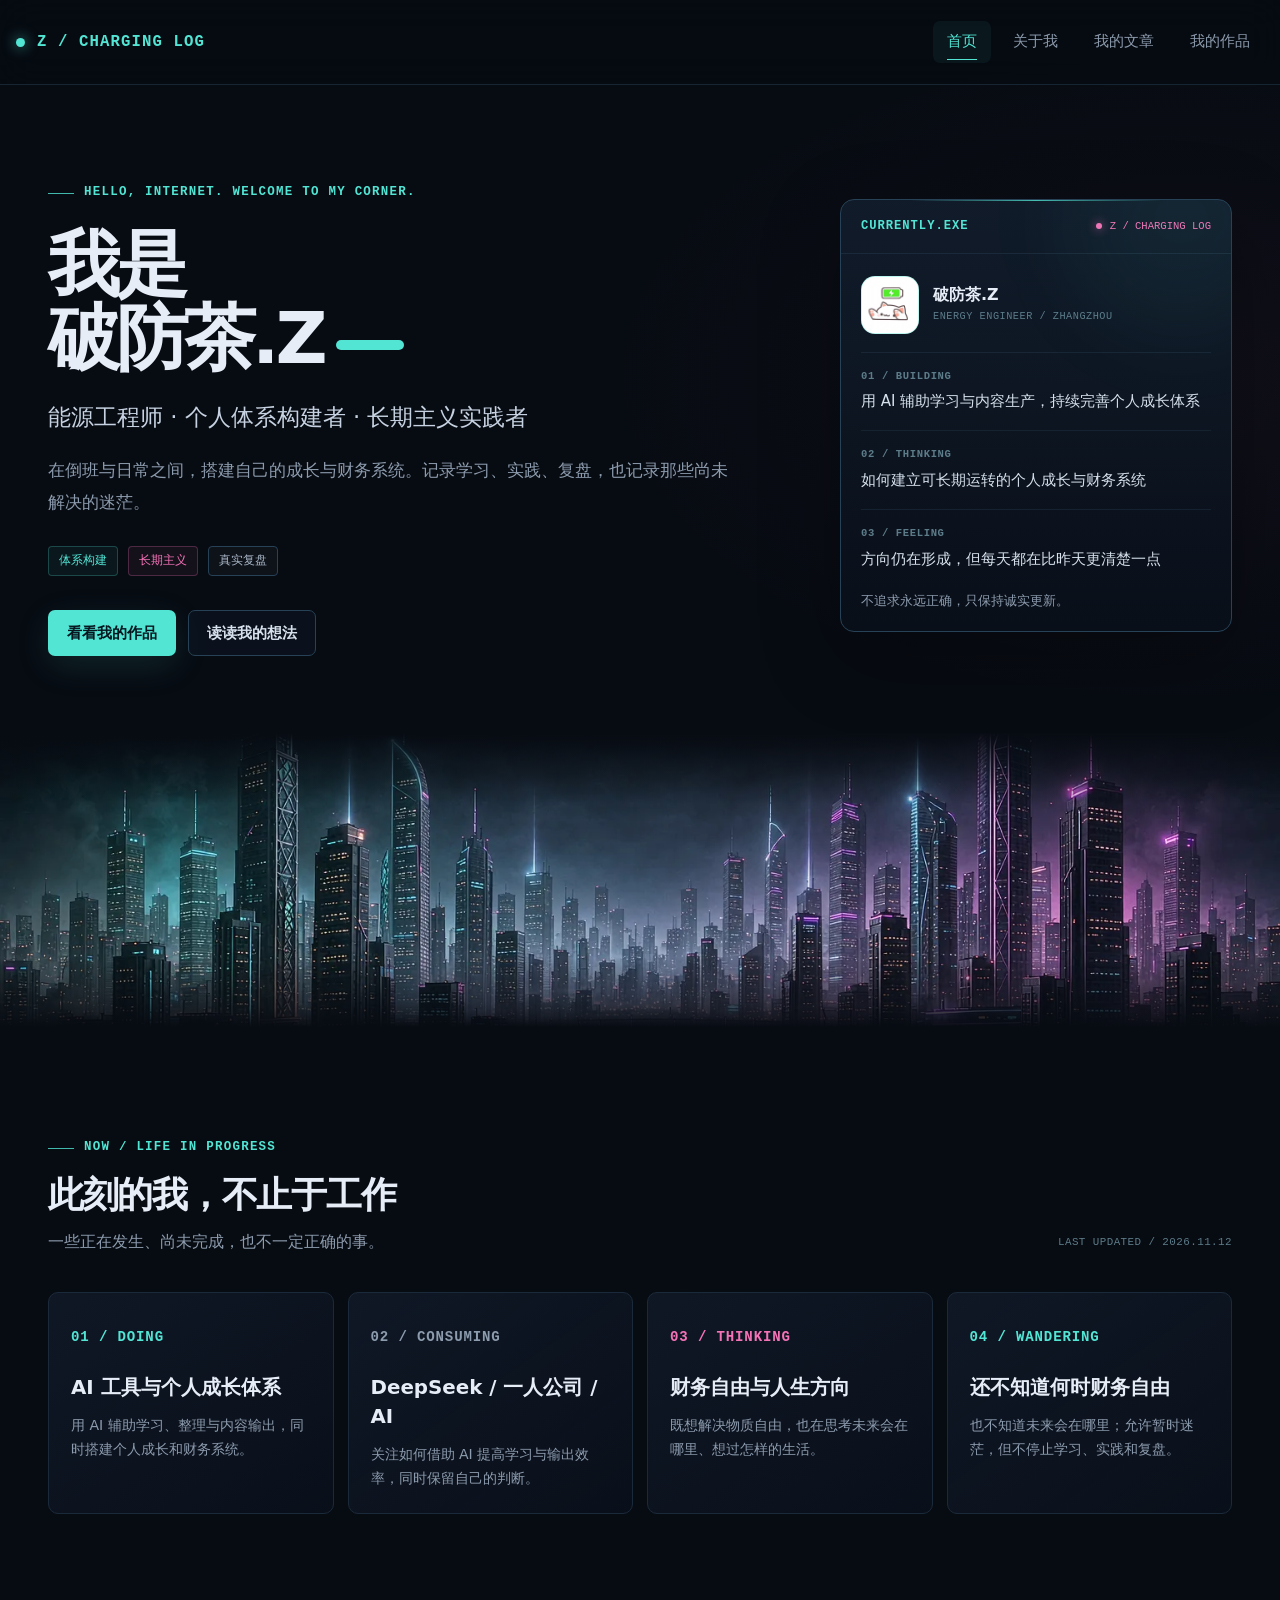
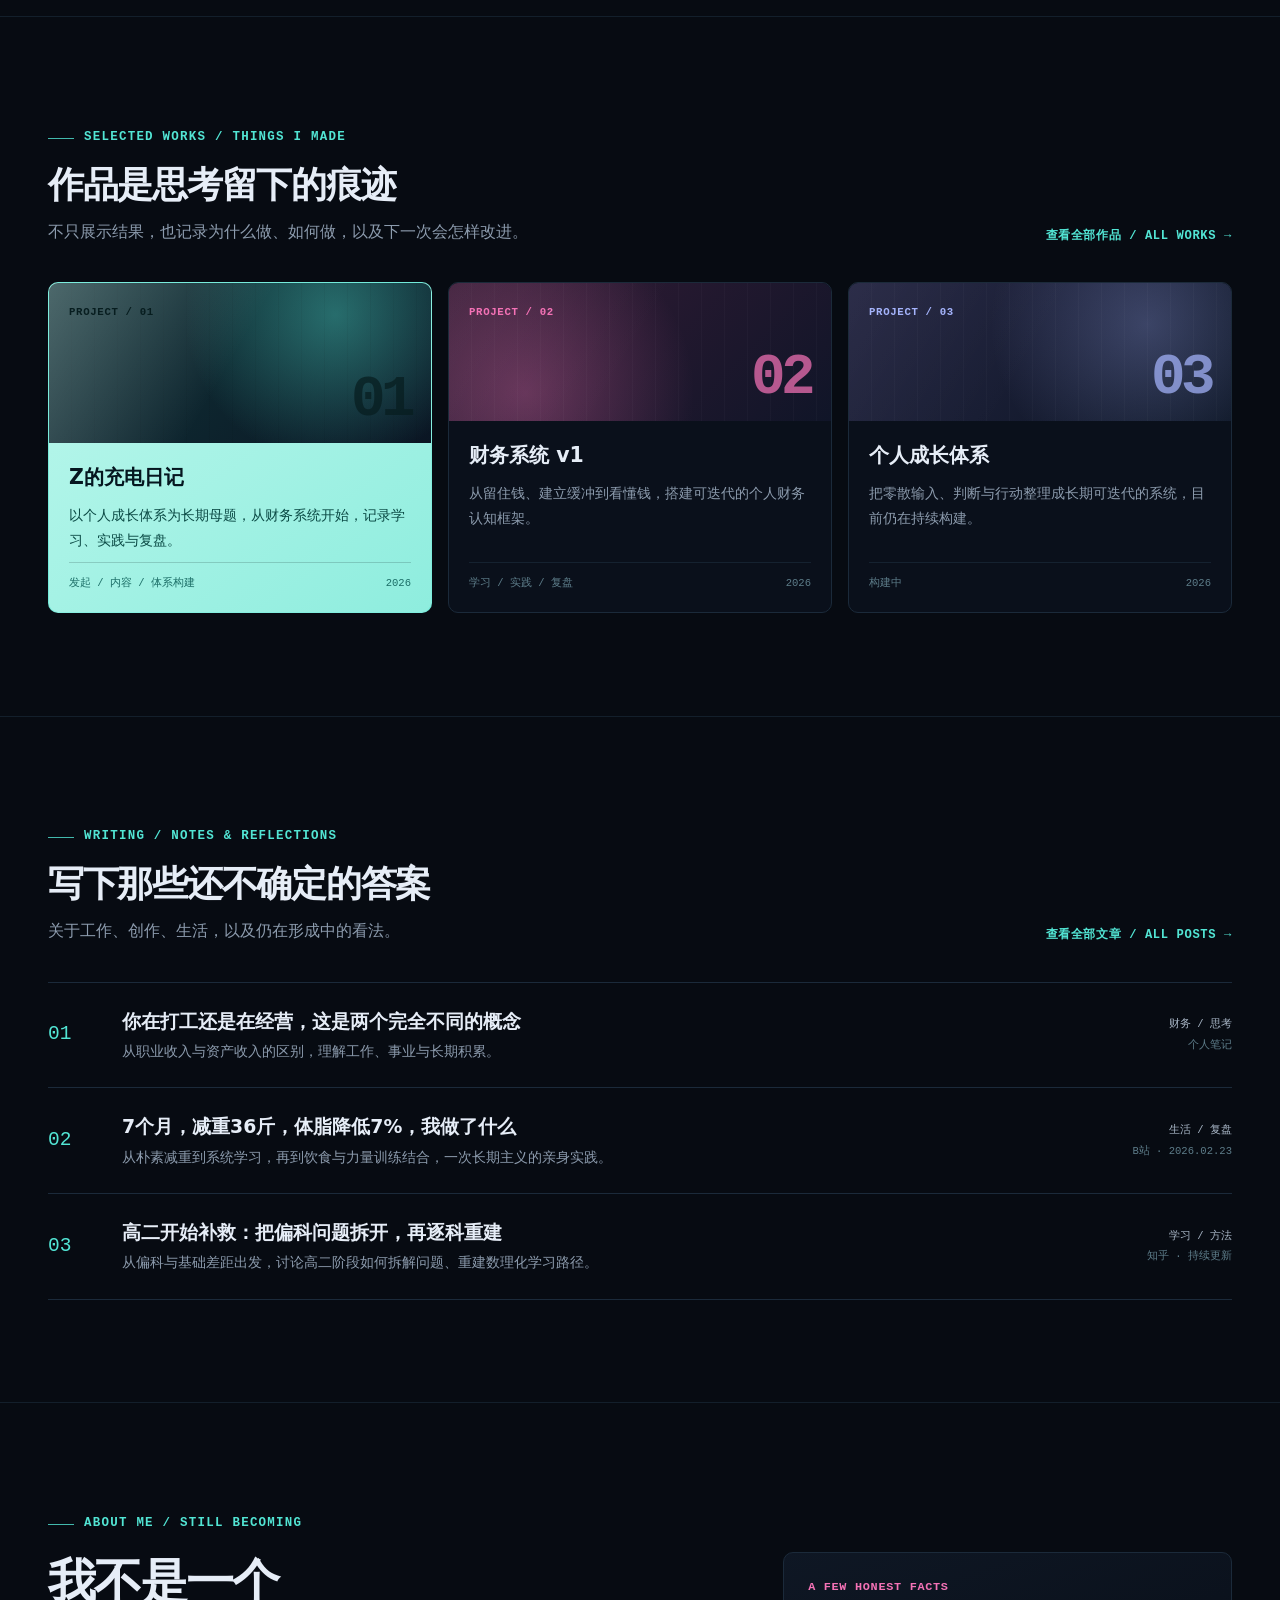
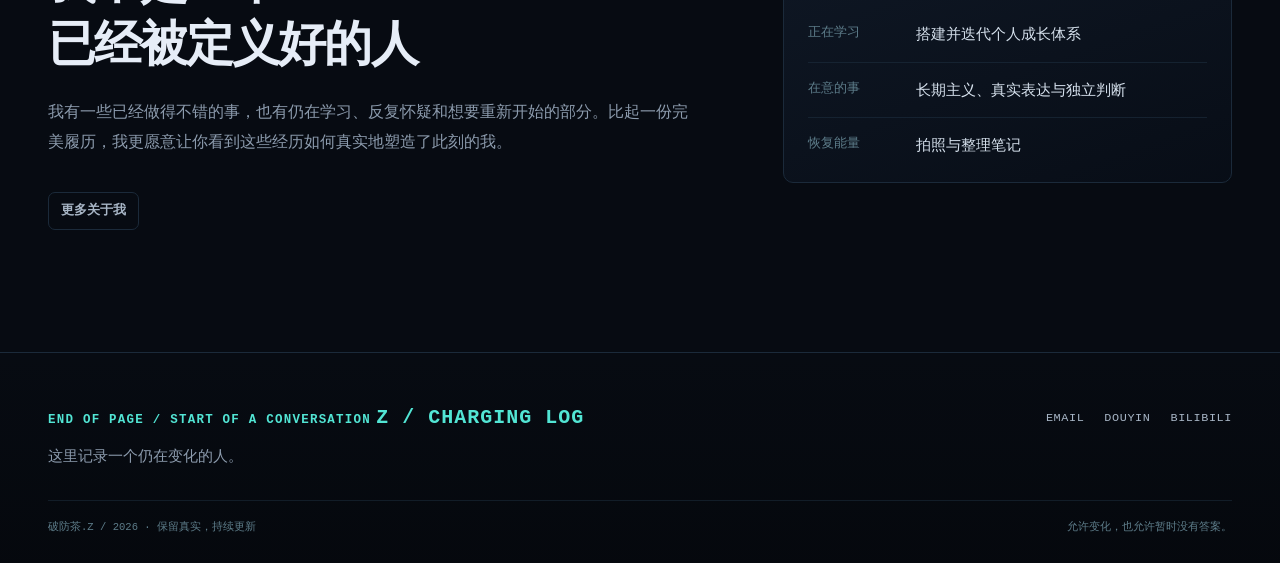
<file: index.html>
<!doctype html>
<html lang="zh-CN">
<head>
  <meta charset="utf-8">
  <meta name="viewport" content="width=device-width, initial-scale=1">
  <title>破防茶.Z · 能源工程师 / 个人体系构建者</title>
  <meta name="description" content="破防茶.Z 的个人网站。能源工程师，在倒班与日常之间搭建自己的成长与财务系统，记录 AI 实践、财务复盘、作品与尚未解决的迷茫。">
  <meta name="theme-color" content="#070b12">
  <meta property="og:type" content="website">
  <meta property="og:title" content="破防茶.Z · 记录一个正在变化的人">
  <meta property="og:description" content="能源工程师 · 个人体系构建者 · 长期主义实践者。记录学习、实践与复盘。">
  <meta property="og:url" content="https://concealedx.github.io/pofangcha-site/">
  <meta property="og:image" content="https://concealedx.github.io/pofangcha-site/assets/images/city.jpg">
  <meta name="twitter:card" content="summary_large_image">
  <link rel="canonical" href="https://concealedx.github.io/pofangcha-site/">
  <link rel="icon" type="image/png" href="assets/images/favicon.png">
  <link rel="apple-touch-icon" href="assets/images/favicon.png">
  <link rel="preload" as="image" href="assets/images/city.webp" type="image/webp">
  <link rel="stylesheet" href="assets/css/styles.css">
  <script type="application/ld+json">
    {
      "@context": "https://schema.org",
      "@type": "Person",
      "name": "破防茶.Z",
      "url": "https://concealedx.github.io/pofangcha-site/",
      "jobTitle": "能源工程师",
      "description": "能源工程师、个人体系构建者、长期主义实践者。",
      "knowsAbout": ["个人成长体系", "财务系统", "AI 工作流", "摄影"],
      "sameAs": [
        "https://space.bilibili.com/477656345",
        "https://www.douyin.com/user/MS4wLjABAAAARsKHxCiokW7go4h_4yL8OeoObOVve43-YIZMQt8ah6CPb5tMn_4T-Ae6JYR8bgQL"
      ]
    }
  </script>
  <script src="assets/js/main.js" defer></script>
</head>
<body>
  <a class="skip-link" href="#main">跳到正文</a>

  <header class="site-header">
    <div class="header-inner">
      <a class="brand" href="index.html" aria-label="破防茶.Z 首页">Z / CHARGING LOG</a>
      <button class="nav-toggle" type="button" data-nav-toggle aria-expanded="false" aria-controls="site-nav">
        <span class="nav-toggle-lines" aria-hidden="true"><span></span><span></span><span></span></span>
        <span class="sr-only">打开菜单</span>
      </button>
      <nav class="site-nav" id="site-nav" data-site-nav aria-label="主导航">
        <a href="index.html" aria-current="page">首页</a>
        <a href="about.html">关于我</a>
        <a href="articles.html">我的文章</a>
        <a href="works.html">我的作品</a>
      </nav>
    </div>
  </header>

  <main id="main">
    <section class="hero">
      <div class="container hero-grid">
        <div class="hero-copy reveal">
          <p class="eyebrow">HELLO, INTERNET. WELCOME TO MY CORNER.</p>
          <h1>我是<br>破防茶.Z<span class="accent" aria-hidden="true"></span></h1>
          <p class="hero-role">能源工程师 · 个人体系构建者 · 长期主义实践者</p>
          <p class="hero-lead">在倒班与日常之间，搭建自己的成长与财务系统。记录学习、实践、复盘，也记录那些尚未解决的迷茫。</p>
          <div class="tag-row" aria-label="个人标签">
            <span class="tag">体系构建</span>
            <span class="tag tag--magenta">长期主义</span>
            <span class="tag tag--neutral">真实复盘</span>
          </div>
          <div class="hero-actions">
            <a class="btn btn--primary" href="works.html">看看我的作品</a>
            <a class="btn btn--ghost" href="articles.html">读读我的想法</a>
          </div>
        </div>

        <aside class="terminal-card reveal" aria-label="当前状态">
          <div class="terminal-top">
            <span class="terminal-title">CURRENTLY.EXE</span>
            <span class="terminal-id"><span class="status-dot" aria-hidden="true"></span>Z / CHARGING LOG</span>
          </div>
          <div class="terminal-body">
            <div class="terminal-identity">
              <img class="avatar" src="assets/images/avatar.webp" width="58" height="58" alt="破防茶.Z 的电池猫头像">
              <div>
                <strong>破防茶.Z</strong>
                <span>ENERGY ENGINEER / ZHANGZHOU</span>
              </div>
            </div>
            <dl class="terminal-list">
              <div class="terminal-item">
                <dt>01 / BUILDING</dt>
                <dd>用 AI 辅助学习与内容生产，持续完善个人成长体系</dd>
              </div>
              <div class="terminal-item">
                <dt>02 / THINKING</dt>
                <dd>如何建立可长期运转的个人成长与财务系统</dd>
              </div>
              <div class="terminal-item">
                <dt>03 / FEELING</dt>
                <dd>方向仍在形成，但每天都在比昨天更清楚一点</dd>
              </div>
            </dl>
            <p class="terminal-note">不追求永远正确，只保持诚实更新。</p>
          </div>
        </aside>
      </div>
    </section>

    <figure class="city-band">
      <picture>
        <source srcset="assets/images/city.webp" type="image/webp">
        <img src="assets/images/city.jpg" width="1536" height="952" alt="夜色中的漳州城市天际线与桥梁" fetchpriority="high">
      </picture>
      <figcaption class="sr-only">漳州城市夜景，作为首页的独立视觉带。</figcaption>
    </figure>

    <section class="section" aria-labelledby="now-title">
      <div class="container">
        <div class="section-heading reveal">
          <div>
            <p class="eyebrow">NOW / LIFE IN PROGRESS</p>
            <h2 id="now-title">此刻的我，不止于工作</h2>
            <p>一些正在发生、尚未完成，也不一定正确的事。</p>
          </div>
          <span class="section-heading__meta">LAST UPDATED / 2026.11.12</span>
        </div>

        <div class="now-grid">
          <article class="now-card reveal">
            <p class="now-card__label">01 / DOING</p>
            <h3>AI 工具与个人成长体系</h3>
            <p>用 AI 辅助学习、整理与内容输出，同时搭建个人成长和财务系统。</p>
          </article>
          <article class="now-card reveal">
            <p class="now-card__label">02 / CONSUMING</p>
            <h3>DeepSeek / 一人公司 / AI</h3>
            <p>关注如何借助 AI 提高学习与输出效率，同时保留自己的判断。</p>
          </article>
          <article class="now-card reveal">
            <p class="now-card__label">03 / THINKING</p>
            <h3>财务自由与人生方向</h3>
            <p>既想解决物质自由，也在思考未来会在哪里、想过怎样的生活。</p>
          </article>
          <article class="now-card reveal">
            <p class="now-card__label">04 / WANDERING</p>
            <h3>还不知道何时财务自由</h3>
            <p>也不知道未来会在哪里；允许暂时迷茫，但不停止学习、实践和复盘。</p>
          </article>
        </div>
      </div>
    </section>

    <section class="section section--rule" aria-labelledby="works-title">
      <div class="container">
        <div class="section-heading reveal">
          <div>
            <p class="eyebrow">SELECTED WORKS / THINGS I MADE</p>
            <h2 id="works-title">作品是思考留下的痕迹</h2>
            <p>不只展示结果，也记录为什么做、如何做，以及下一次会怎样改进。</p>
          </div>
          <a class="text-link" href="works.html">查看全部作品 / ALL WORKS</a>
        </div>

        <div class="card-grid">
          <a class="project-card project-card--featured reveal" href="works.html#project-z">
            <div class="project-card__cover cover--cyan">
              <span class="project-card__code">PROJECT / 01</span>
              <span class="project-card__number" aria-hidden="true">01</span>
            </div>
            <div class="project-card__body">
              <h3 class="project-card__title">Z的充电日记</h3>
              <p class="project-card__desc">以个人成长体系为长期母题，从财务系统开始，记录学习、实践与复盘。</p>
              <div class="project-card__meta"><span>发起 / 内容 / 体系构建</span><span>2026</span></div>
            </div>
          </a>

          <a class="project-card reveal" href="works.html#project-finance">
            <div class="project-card__cover cover--magenta">
              <span class="project-card__code">PROJECT / 02</span>
              <span class="project-card__number" aria-hidden="true">02</span>
            </div>
            <div class="project-card__body">
              <h3 class="project-card__title">财务系统 v1</h3>
              <p class="project-card__desc">从留住钱、建立缓冲到看懂钱，搭建可迭代的个人财务认知框架。</p>
              <div class="project-card__meta"><span>学习 / 实践 / 复盘</span><span>2026</span></div>
            </div>
          </a>

          <a class="project-card reveal" href="works.html#project-growth">
            <div class="project-card__cover cover--violet">
              <span class="project-card__code">PROJECT / 03</span>
              <span class="project-card__number" aria-hidden="true">03</span>
            </div>
            <div class="project-card__body">
              <h3 class="project-card__title">个人成长体系</h3>
              <p class="project-card__desc">把零散输入、判断与行动整理成长期可迭代的系统，目前仍在持续构建。</p>
              <div class="project-card__meta"><span>构建中</span><span>2026</span></div>
            </div>
          </a>
        </div>
      </div>
    </section>

    <section class="section section--rule" aria-labelledby="writing-title">
      <div class="container">
        <div class="section-heading reveal">
          <div>
            <p class="eyebrow">WRITING / NOTES &amp; REFLECTIONS</p>
            <h2 id="writing-title">写下那些还不确定的答案</h2>
            <p>关于工作、创作、生活，以及仍在形成中的看法。</p>
          </div>
          <a class="text-link" href="articles.html">查看全部文章 / ALL POSTS</a>
        </div>

        <div class="article-list">
          <a class="article-row reveal" href="articles/you-are-a-company.html">
            <span class="article-row__index" aria-hidden="true">01</span>
            <span>
              <span class="article-row__title">你在打工还是在经营，这是两个完全不同的概念</span>
              <span class="article-row__excerpt">从职业收入与资产收入的区别，理解工作、事业与长期积累。</span>
            </span>
            <span class="article-row__meta"><strong>财务 / 思考</strong><span>个人笔记</span></span>
          </a>
          <a class="article-row reveal" href="https://www.bilibili.com/opus/1172614831623110677" target="_blank" rel="noopener noreferrer">
            <span class="article-row__index" aria-hidden="true">02</span>
            <span>
              <span class="article-row__title">7个月，减重36斤，体脂降低7%，我做了什么</span>
              <span class="article-row__excerpt">从朴素减重到系统学习，再到饮食与力量训练结合，一次长期主义的亲身实践。</span>
            </span>
            <span class="article-row__meta"><strong>生活 / 复盘</strong><span>B站 · 2026.02.23</span></span>
          </a>
          <a class="article-row reveal" href="https://www.zhihu.com/question/475781359/answer/2028919449" target="_blank" rel="noopener noreferrer">
            <span class="article-row__index" aria-hidden="true">03</span>
            <span>
              <span class="article-row__title">高二开始补救：把偏科问题拆开，再逐科重建</span>
              <span class="article-row__excerpt">从偏科与基础差距出发，讨论高二阶段如何拆解问题、重建数理化学习路径。</span>
            </span>
            <span class="article-row__meta"><strong>学习 / 方法</strong><span>知乎 · 持续更新</span></span>
          </a>
        </div>
      </div>
    </section>

    <section class="section section--rule" aria-labelledby="about-title">
      <div class="container about-summary">
        <div class="reveal">
          <p class="eyebrow">ABOUT ME / STILL BECOMING</p>
          <h2 id="about-title">我不是一个<br>已经被定义好的人</h2>
          <p class="about-summary__text">我有一些已经做得不错的事，也有仍在学习、反复怀疑和想要重新开始的部分。比起一份完美履历，我更愿意让你看到这些经历如何真实地塑造了此刻的我。</p>
          <div class="hero-actions">
            <a class="btn btn--quiet btn--ghost" href="about.html">更多关于我</a>
          </div>
        </div>

        <aside class="facts-card reveal">
          <p class="facts-card__title">A FEW HONEST FACTS</p>
          <dl class="facts-list">
            <div><dt>正在学习</dt><dd>搭建并迭代个人成长体系</dd></div>
            <div><dt>在意的事</dt><dd>长期主义、真实表达与独立判断</dd></div>
            <div><dt>恢复能量</dt><dd>拍照与整理笔记</dd></div>
          </dl>
        </aside>
      </div>
    </section>
  </main>

  <footer class="site-footer">
    <div class="container">
      <div class="footer-inner">
        <div>
          <p class="eyebrow eyebrow--plain">END OF PAGE / START OF A CONVERSATION</p>
          <a class="footer-brand" href="index.html">Z / CHARGING LOG</a>
          <p class="footer-tagline">这里记录一个仍在变化的人。</p>
        </div>
        <div class="footer-links" aria-label="联系方式与社交链接">
          <a href="mailto:user_zh@foxmail.com">EMAIL</a>
          <a href="https://www.douyin.com/user/MS4wLjABAAAARsKHxCiokW7go4h_4yL8OeoObOVve43-YIZMQt8ah6CPb5tMn_4T-Ae6JYR8bgQL" target="_blank" rel="noopener noreferrer">DOUYIN</a>
          <a href="https://space.bilibili.com/477656345" target="_blank" rel="noopener noreferrer">BILIBILI</a>
        </div>
      </div>
      <div class="footer-bottom">
        <span>破防茶.Z / 2026 · 保留真实，持续更新</span>
        <span>允许变化，也允许暂时没有答案。</span>
      </div>
    </div>
  </footer>
</body>
</html>
</file>
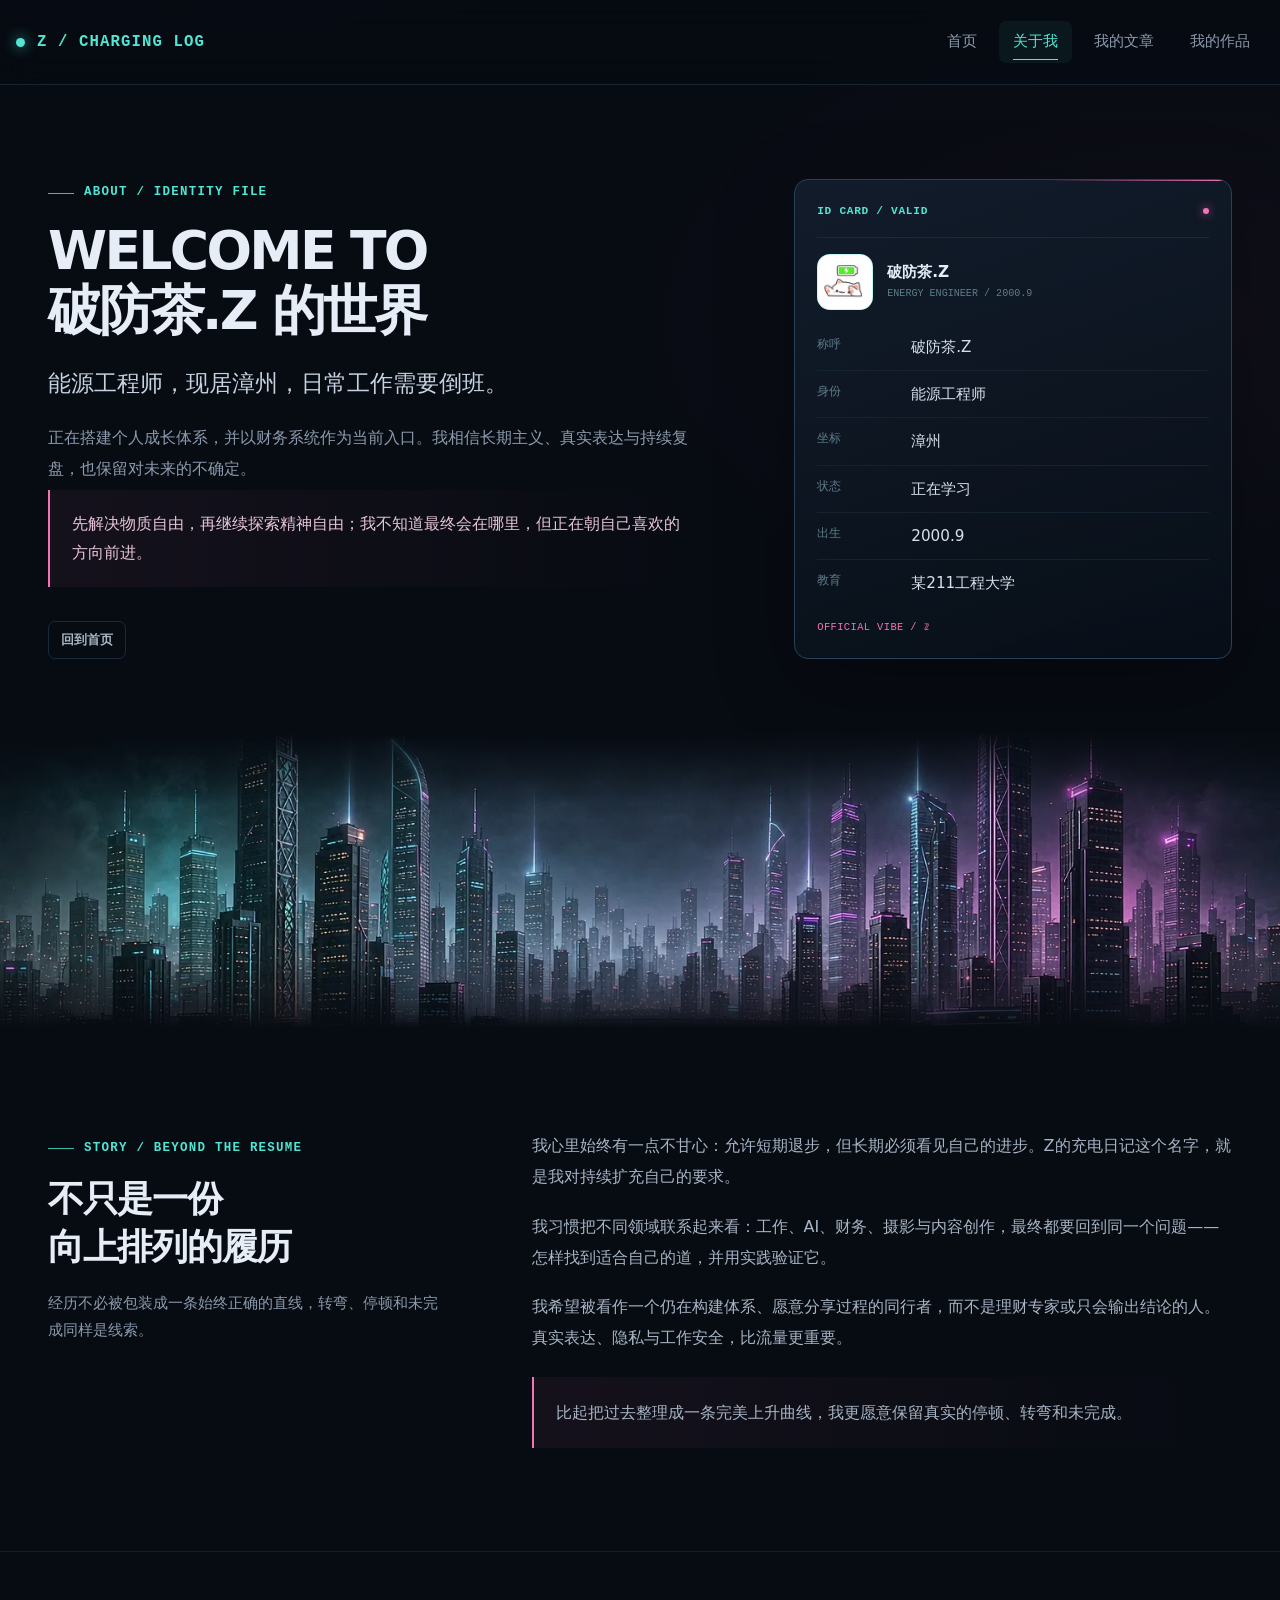
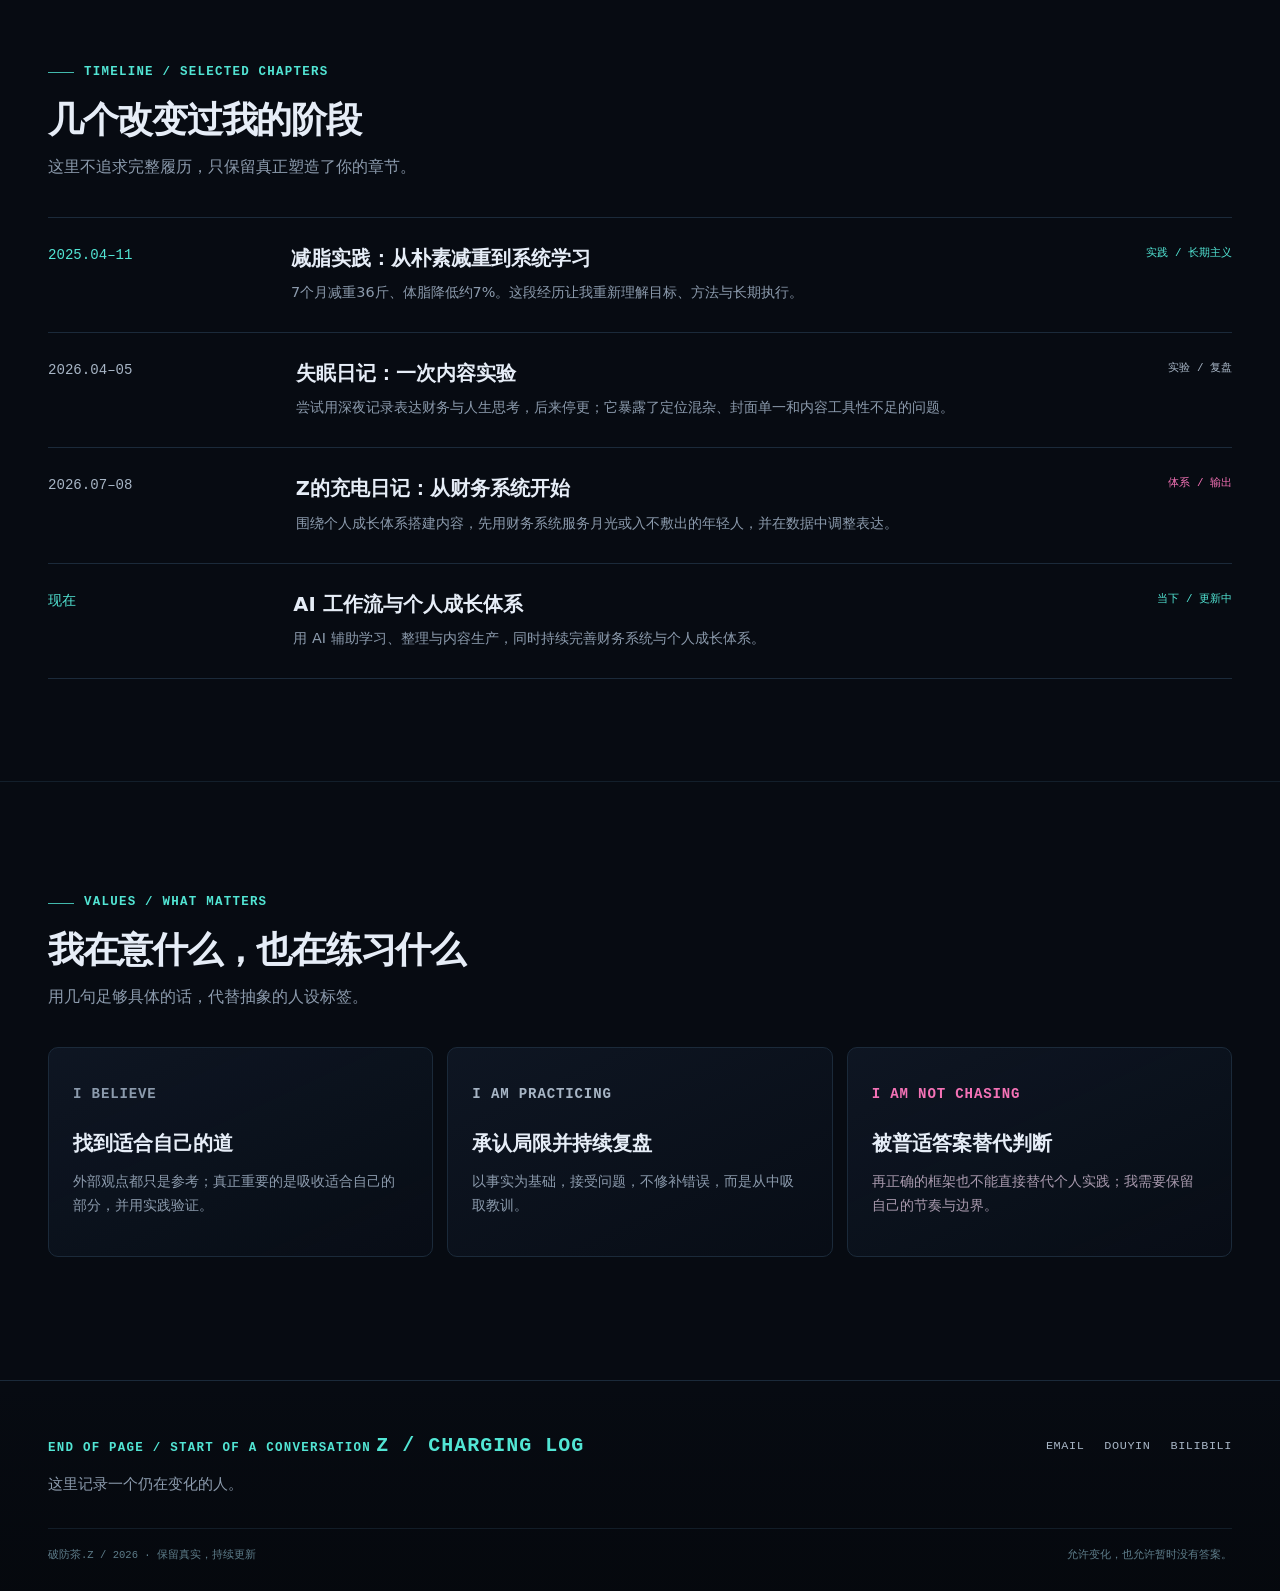
<file: about.html>
<!doctype html>
<html lang="zh-CN">
<head>
  <meta charset="utf-8">
  <meta name="viewport" content="width=device-width, initial-scale=1">
  <title>关于我｜破防茶.Z</title>
  <meta name="description" content="关于破防茶.Z：能源工程师，现居漳州，在倒班与日常之间搭建个人成长与财务系统。这里记录来路、选择、局限和仍在形成中的未来。">
  <meta name="theme-color" content="#070b12">
  <meta property="og:type" content="profile">
  <meta property="og:title" content="关于我｜破防茶.Z">
  <meta property="og:description" content="能源工程师 · 个人体系构建者 · 长期主义实践者。">
  <meta property="og:url" content="https://concealedx.github.io/pofangcha-site/about.html">
  <meta property="og:image" content="https://concealedx.github.io/pofangcha-site/assets/images/city.jpg">
  <link rel="canonical" href="https://concealedx.github.io/pofangcha-site/about.html">
  <link rel="icon" type="image/png" href="assets/images/favicon.png">
  <link rel="apple-touch-icon" href="assets/images/favicon.png">
  <link rel="preload" as="image" href="assets/images/city.webp" type="image/webp">
  <link rel="stylesheet" href="assets/css/styles.css">
  <script src="assets/js/main.js" defer></script>
</head>
<body>
  <a class="skip-link" href="#main">跳到正文</a>

  <header class="site-header">
    <div class="header-inner">
      <a class="brand" href="index.html" aria-label="破防茶.Z 首页">Z / CHARGING LOG</a>
      <button class="nav-toggle" type="button" data-nav-toggle aria-expanded="false" aria-controls="site-nav">
        <span class="nav-toggle-lines" aria-hidden="true"><span></span><span></span><span></span></span>
        <span class="sr-only">打开菜单</span>
      </button>
      <nav class="site-nav" id="site-nav" data-site-nav aria-label="主导航">
        <a href="index.html">首页</a>
        <a href="about.html" aria-current="page">关于我</a>
        <a href="articles.html">我的文章</a>
        <a href="works.html">我的作品</a>
      </nav>
    </div>
  </header>

  <main id="main">
    <section class="page-hero">
      <div class="container page-hero__grid">
        <div class="reveal">
          <p class="eyebrow">ABOUT / IDENTITY FILE</p>
          <h1>WELCOME TO<br>破防茶.Z 的世界</h1>
          <p class="hero-role">能源工程师，现居漳州，日常工作需要倒班。</p>
          <p class="page-hero__lead">正在搭建个人成长体系，并以财务系统作为当前入口。我相信长期主义、真实表达与持续复盘，也保留对未来的不确定。</p>
          <blockquote class="story-quote">先解决物质自由，再继续探索精神自由；我不知道最终会在哪里，但正在朝自己喜欢的方向前进。</blockquote>
          <div class="hero-actions">
            <a class="btn btn--quiet btn--ghost" href="index.html">回到首页</a>
          </div>
        </div>

        <aside class="identity-card reveal" aria-label="身份信息卡">
          <div class="identity-card__head">
            <span>ID CARD / VALID</span>
            <span class="status-dot" aria-hidden="true"></span>
          </div>
          <div class="identity-profile">
            <img src="assets/images/avatar.webp" width="56" height="56" alt="破防茶.Z 的电池猫头像">
            <div>
              <strong>破防茶.Z</strong>
              <span>ENERGY ENGINEER / 2000.9</span>
            </div>
          </div>
          <dl class="identity-card__body">
            <div class="identity-row"><dt>称呼</dt><dd>破防茶.Z</dd></div>
            <div class="identity-row"><dt>身份</dt><dd>能源工程师</dd></div>
            <div class="identity-row"><dt>坐标</dt><dd>漳州</dd></div>
            <div class="identity-row"><dt>状态</dt><dd>正在学习</dd></div>
            <div class="identity-row"><dt>出生</dt><dd>2000.9</dd></div>
            <div class="identity-row"><dt>教育</dt><dd>某211工程大学</dd></div>
          </dl>
          <p class="identity-card__vibe">OFFICIAL VIBE / ℤ</p>
        </aside>
      </div>
    </section>

    <figure class="city-band">
      <picture>
        <source srcset="assets/images/city.webp" type="image/webp">
        <img src="assets/images/city.jpg" width="1536" height="952" alt="夜色中的漳州城市天际线与桥梁">
      </picture>
      <figcaption class="sr-only">漳州城市夜景，作为关于我页面的独立视觉带。</figcaption>
    </figure>

    <section class="section" aria-labelledby="story-title">
      <div class="container story-grid">
        <div class="reveal">
          <p class="eyebrow">STORY / BEYOND THE RESUME</p>
          <h2 id="story-title">不只是一份<br>向上排列的履历</h2>
          <p class="story-grid__intro">经历不必被包装成一条始终正确的直线，转弯、停顿和未完成同样是线索。</p>
        </div>
        <div class="story-copy reveal">
          <p>我心里始终有一点不甘心：允许短期退步，但长期必须看见自己的进步。Z的充电日记这个名字，就是我对持续扩充自己的要求。</p>
          <p>我习惯把不同领域联系起来看：工作、AI、财务、摄影与内容创作，最终都要回到同一个问题——怎样找到适合自己的道，并用实践验证它。</p>
          <p>我希望被看作一个仍在构建体系、愿意分享过程的同行者，而不是理财专家或只会输出结论的人。真实表达、隐私与工作安全，比流量更重要。</p>
          <p class="story-quote">比起把过去整理成一条完美上升曲线，我更愿意保留真实的停顿、转弯和未完成。</p>
        </div>
      </div>
    </section>

    <section class="section section--rule" aria-labelledby="timeline-title">
      <div class="container">
        <div class="section-heading reveal">
          <div>
            <p class="eyebrow">TIMELINE / SELECTED CHAPTERS</p>
            <h2 id="timeline-title">几个改变过我的阶段</h2>
            <p>这里不追求完整履历，只保留真正塑造了你的章节。</p>
          </div>
        </div>

        <div class="timeline">
          <article class="timeline-item reveal">
            <span class="timeline-item__year">2025.04–11</span>
            <div>
              <h3>减脂实践：从朴素减重到系统学习</h3>
              <p>7个月减重36斤、体脂降低约7%。这段经历让我重新理解目标、方法与长期执行。</p>
            </div>
            <span class="timeline-item__tag">实践 / 长期主义</span>
          </article>
          <article class="timeline-item reveal">
            <span class="timeline-item__year">2026.04–05</span>
            <div>
              <h3>失眠日记：一次内容实验</h3>
              <p>尝试用深夜记录表达财务与人生思考，后来停更；它暴露了定位混杂、封面单一和内容工具性不足的问题。</p>
            </div>
            <span class="timeline-item__tag">实验 / 复盘</span>
          </article>
          <article class="timeline-item reveal">
            <span class="timeline-item__year">2026.07–08</span>
            <div>
              <h3>Z的充电日记：从财务系统开始</h3>
              <p>围绕个人成长体系搭建内容，先用财务系统服务月光或入不敷出的年轻人，并在数据中调整表达。</p>
            </div>
            <span class="timeline-item__tag">体系 / 输出</span>
          </article>
          <article class="timeline-item reveal">
            <span class="timeline-item__year">现在</span>
            <div>
              <h3>AI 工作流与个人成长体系</h3>
              <p>用 AI 辅助学习、整理与内容生产，同时持续完善财务系统与个人成长体系。</p>
            </div>
            <span class="timeline-item__tag">当下 / 更新中</span>
          </article>
        </div>
      </div>
    </section>

    <section class="section section--rule" aria-labelledby="values-title">
      <div class="container">
        <div class="section-heading reveal">
          <div>
            <p class="eyebrow">VALUES / WHAT MATTERS</p>
            <h2 id="values-title">我在意什么，也在练习什么</h2>
            <p>用几句足够具体的话，代替抽象的人设标签。</p>
          </div>
        </div>

        <div class="values-grid">
          <article class="value-card reveal">
            <p class="value-card__label">I BELIEVE</p>
            <h3>找到适合自己的道</h3>
            <p>外部观点都只是参考；真正重要的是吸收适合自己的部分，并用实践验证。</p>
          </article>
          <article class="value-card reveal">
            <p class="value-card__label">I AM PRACTICING</p>
            <h3>承认局限并持续复盘</h3>
            <p>以事实为基础，接受问题，不修补错误，而是从中吸取教训。</p>
          </article>
          <article class="value-card reveal">
            <p class="value-card__label">I AM NOT CHASING</p>
            <h3>被普适答案替代判断</h3>
            <p>再正确的框架也不能直接替代个人实践；我需要保留自己的节奏与边界。</p>
          </article>
        </div>
      </div>
    </section>
  </main>

  <footer class="site-footer">
    <div class="container">
      <div class="footer-inner">
        <div>
          <p class="eyebrow eyebrow--plain">END OF PAGE / START OF A CONVERSATION</p>
          <a class="footer-brand" href="index.html">Z / CHARGING LOG</a>
          <p class="footer-tagline">这里记录一个仍在变化的人。</p>
        </div>
        <div class="footer-links" aria-label="联系方式与社交链接">
          <a href="mailto:user_zh@foxmail.com">EMAIL</a>
          <a href="https://www.douyin.com/user/MS4wLjABAAAARsKHxCiokW7go4h_4yL8OeoObOVve43-YIZMQt8ah6CPb5tMn_4T-Ae6JYR8bgQL" target="_blank" rel="noopener noreferrer">DOUYIN</a>
          <a href="https://space.bilibili.com/477656345" target="_blank" rel="noopener noreferrer">BILIBILI</a>
        </div>
      </div>
      <div class="footer-bottom">
        <span>破防茶.Z / 2026 · 保留真实，持续更新</span>
        <span>允许变化，也允许暂时没有答案。</span>
      </div>
    </div>
  </footer>
</body>
</html>
</file>
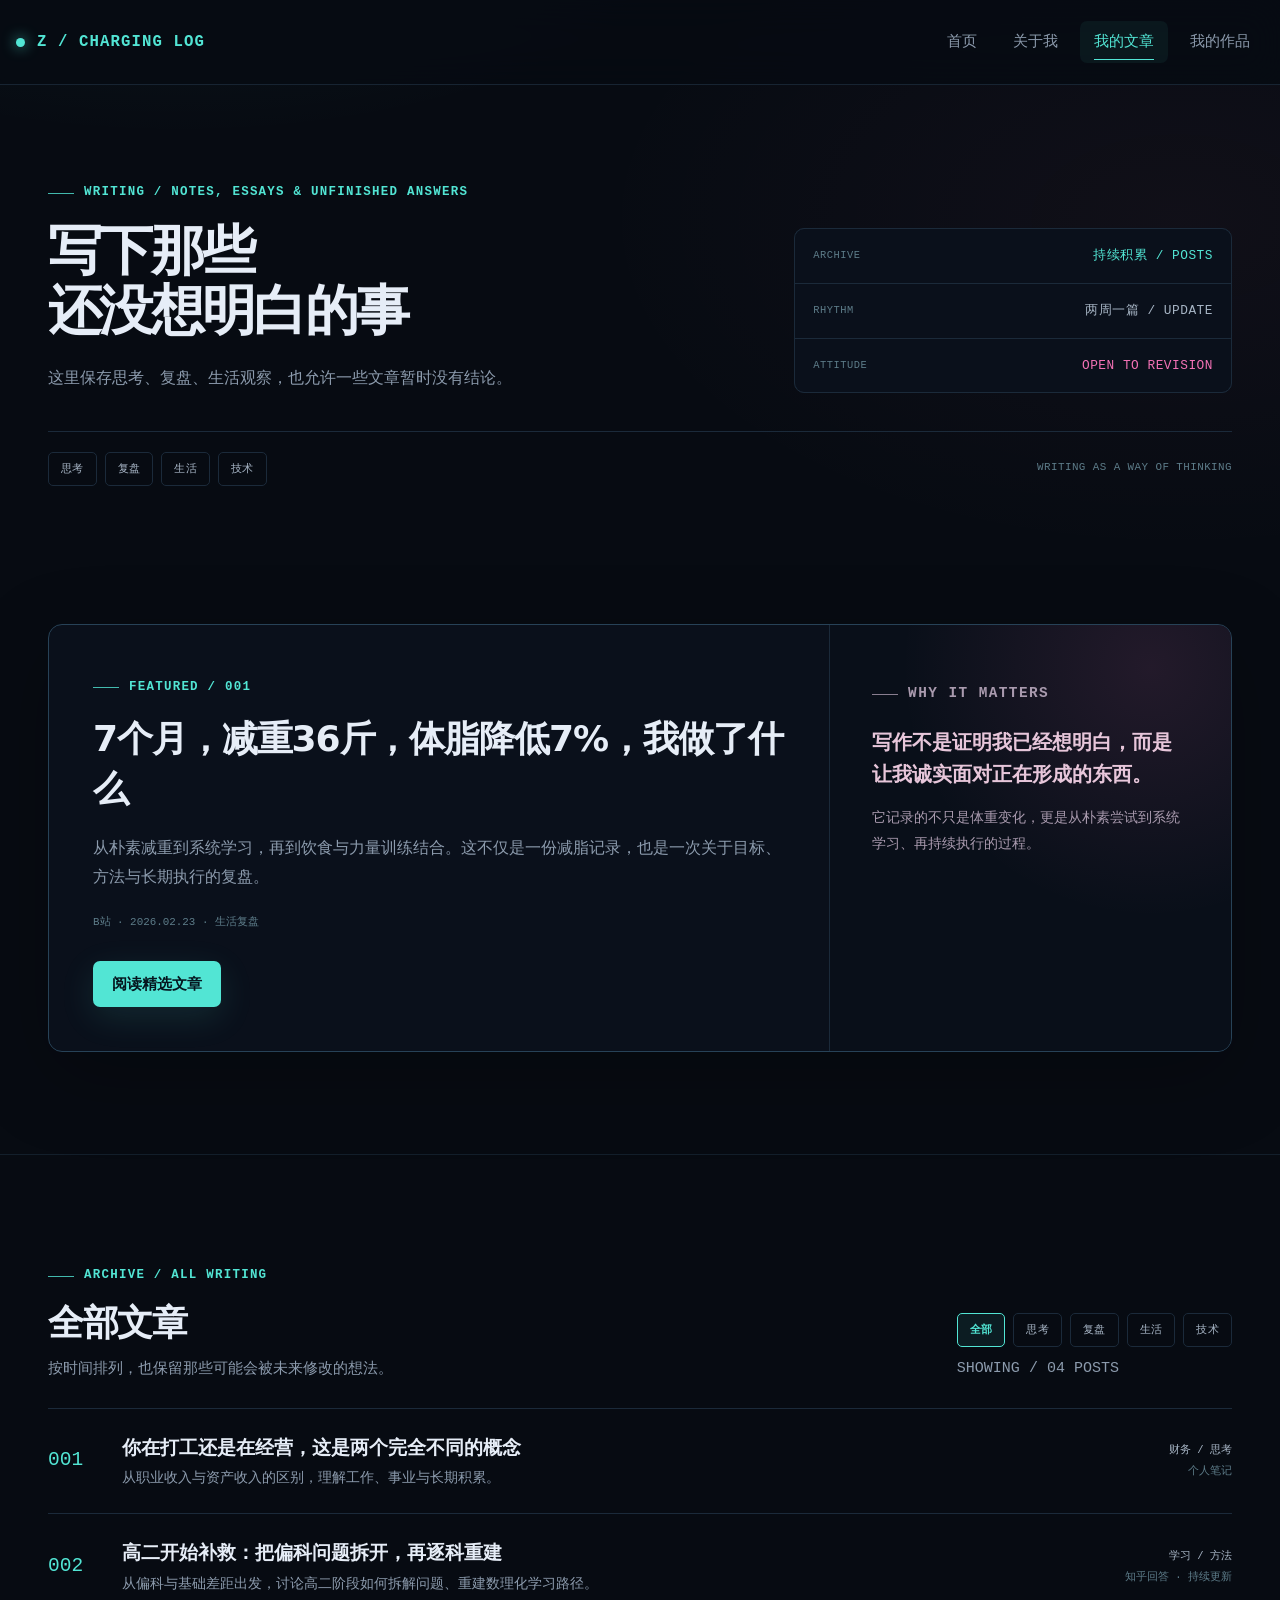
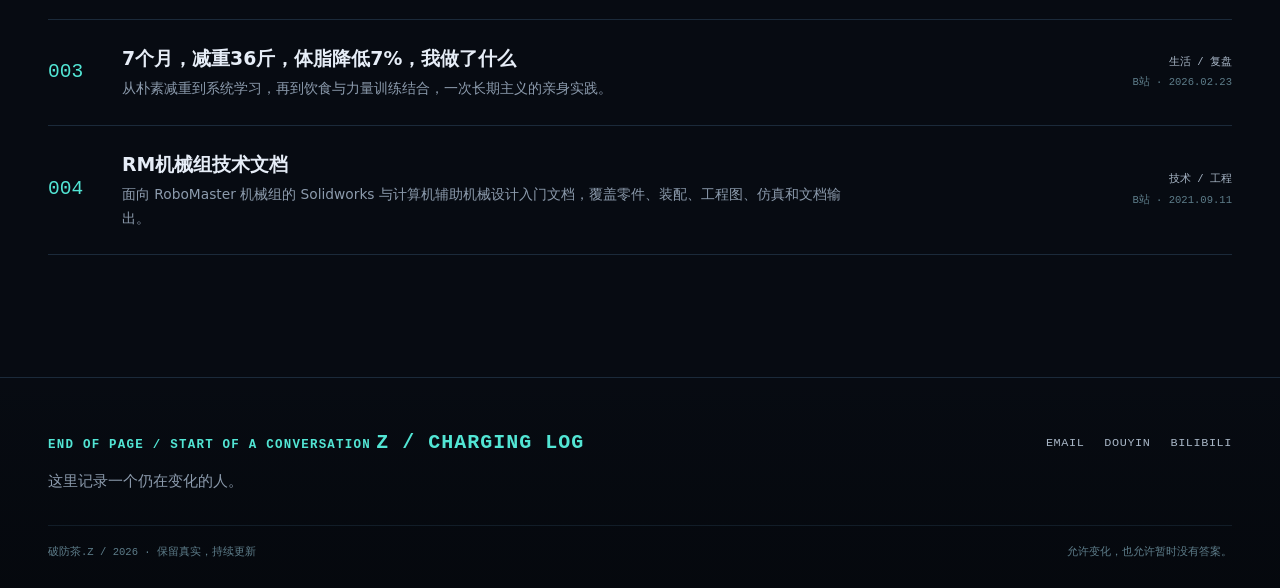
<file: articles.html>
<!doctype html>
<html lang="zh-CN">
<head>
  <meta charset="utf-8">
  <meta name="viewport" content="width=device-width, initial-scale=1">
  <title>我的文章｜破防茶.Z</title>
  <meta name="description" content="破防茶.Z 的文章归档：关于个人成长、财务系统、学习方法与生活实践的公开记录。允许思考暂时没有结论，也允许未来继续修订。">
  <meta name="theme-color" content="#070b12">
  <meta property="og:type" content="website">
  <meta property="og:title" content="我的文章｜破防茶.Z">
  <meta property="og:description" content="写下那些还没想明白的事。思考、复盘、生活与技术。">
  <meta property="og:url" content="https://concealedx.github.io/pofangcha-site/articles.html">
  <meta property="og:image" content="https://concealedx.github.io/pofangcha-site/assets/images/city.jpg">
  <link rel="canonical" href="https://concealedx.github.io/pofangcha-site/articles.html">
  <link rel="icon" type="image/png" href="assets/images/favicon.png">
  <link rel="apple-touch-icon" href="assets/images/favicon.png">
  <link rel="stylesheet" href="assets/css/styles.css">
  <script src="assets/js/main.js" defer></script>
</head>
<body>
  <a class="skip-link" href="#main">跳到正文</a>

  <header class="site-header">
    <div class="header-inner">
      <a class="brand" href="index.html" aria-label="破防茶.Z 首页">Z / CHARGING LOG</a>
      <button class="nav-toggle" type="button" data-nav-toggle aria-expanded="false" aria-controls="site-nav">
        <span class="nav-toggle-lines" aria-hidden="true"><span></span><span></span><span></span></span>
        <span class="sr-only">打开菜单</span>
      </button>
      <nav class="site-nav" id="site-nav" data-site-nav aria-label="主导航">
        <a href="index.html">首页</a>
        <a href="about.html">关于我</a>
        <a href="articles.html" aria-current="page">我的文章</a>
        <a href="works.html">我的作品</a>
      </nav>
    </div>
  </header>

  <main id="main">
    <section class="page-hero">
      <div class="container">
        <div class="page-hero__grid">
          <div class="reveal">
            <p class="eyebrow">WRITING / NOTES, ESSAYS &amp; UNFINISHED ANSWERS</p>
            <h1>写下那些<br>还没想明白的事</h1>
            <p class="page-hero__lead">这里保存思考、复盘、生活观察，也允许一些文章暂时没有结论。</p>
          </div>
          <div class="page-stats reveal" aria-label="文章统计">
            <div class="page-stat"><span>ARCHIVE</span><strong>持续积累 / POSTS</strong></div>
            <div class="page-stat"><span>RHYTHM</span><strong>两周一篇 / UPDATE</strong></div>
            <div class="page-stat"><span>ATTITUDE</span><strong>OPEN TO REVISION</strong></div>
          </div>
        </div>

        <div class="articles-hero__bottom reveal">
          <div class="filter-bar" aria-label="文章主题">
            <button class="filter-button" type="button" data-filter-jump="thinking">思考</button>
            <button class="filter-button" type="button" data-filter-jump="retro">复盘</button>
            <button class="filter-button" type="button" data-filter-jump="life">生活</button>
            <button class="filter-button" type="button" data-filter-jump="tech">技术</button>
          </div>
          <span class="section-heading__meta">WRITING AS A WAY OF THINKING</span>
        </div>
      </div>
    </section>

    <section class="section section--tight" aria-labelledby="featured-title">
      <div class="container">
        <div class="featured-article reveal">
          <div class="featured-article__main">
            <p class="eyebrow">FEATURED / 001</p>
            <h2 id="featured-title">7个月，减重36斤，体脂降低7%，我做了什么</h2>
            <p class="featured-article__summary">从朴素减重到系统学习，再到饮食与力量训练结合。这不仅是一份减脂记录，也是一次关于目标、方法与长期执行的复盘。</p>
            <p class="featured-article__meta">B站 · 2026.02.23 · 生活复盘</p>
            <div class="featured-article__actions">
              <a class="btn btn--primary" href="https://www.bilibili.com/opus/1172614831623110677" target="_blank" rel="noopener noreferrer">阅读精选文章</a>
            </div>
          </div>
          <aside class="featured-article__aside">
            <p class="eyebrow eyebrow--magenta">WHY IT MATTERS</p>
            <h3>写作不是证明我已经想明白，而是让我诚实面对正在形成的东西。</h3>
            <p>它记录的不只是体重变化，更是从朴素尝试到系统学习、再持续执行的过程。</p>
          </aside>
        </div>
      </div>
    </section>

    <section class="section section--rule" id="archive" aria-labelledby="archive-title">
      <div class="container" data-filter-group data-item-label="posts">
        <div class="archive-toolbar reveal">
          <div>
            <p class="eyebrow">ARCHIVE / ALL WRITING</p>
            <h2 id="archive-title">全部文章</h2>
            <p>按时间排列，也保留那些可能会被未来修改的想法。</p>
          </div>
          <div>
            <div class="filter-bar" aria-label="筛选文章">
              <button class="filter-button" type="button" data-filter="all" aria-pressed="true">全部</button>
              <button class="filter-button" type="button" data-filter="thinking" aria-pressed="false">思考</button>
              <button class="filter-button" type="button" data-filter="retro" aria-pressed="false">复盘</button>
              <button class="filter-button" type="button" data-filter="life" aria-pressed="false">生活</button>
              <button class="filter-button" type="button" data-filter="tech" aria-pressed="false">技术</button>
            </div>
            <p class="filter-summary" data-filter-summary aria-live="polite">SHOWING / 04 POSTS</p>
          </div>
        </div>

        <div class="article-list" data-filter-list>
          <a class="article-row reveal" href="articles/you-are-a-company.html" data-category="thinking">
            <span class="article-row__index" aria-hidden="true">001</span>
            <span>
              <span class="article-row__title">你在打工还是在经营，这是两个完全不同的概念</span>
              <span class="article-row__excerpt">从职业收入与资产收入的区别，理解工作、事业与长期积累。</span>
            </span>
            <span class="article-row__meta"><strong>财务 / 思考</strong><span>个人笔记</span></span>
          </a>
          <a class="article-row reveal" href="https://www.zhihu.com/question/475781359/answer/2028919449" target="_blank" rel="noopener noreferrer" data-category="thinking">
            <span class="article-row__index" aria-hidden="true">002</span>
            <span>
              <span class="article-row__title">高二开始补救：把偏科问题拆开，再逐科重建</span>
              <span class="article-row__excerpt">从偏科与基础差距出发，讨论高二阶段如何拆解问题、重建数理化学习路径。</span>
            </span>
            <span class="article-row__meta"><strong>学习 / 方法</strong><span>知乎回答 · 持续更新</span></span>
          </a>
          <a class="article-row reveal" href="https://www.bilibili.com/opus/1172614831623110677" target="_blank" rel="noopener noreferrer" data-category="life retro">
            <span class="article-row__index" aria-hidden="true">003</span>
            <span>
              <span class="article-row__title">7个月，减重36斤，体脂降低7%，我做了什么</span>
              <span class="article-row__excerpt">从朴素减重到系统学习，再到饮食与力量训练结合，一次长期主义的亲身实践。</span>
            </span>
            <span class="article-row__meta"><strong>生活 / 复盘</strong><span>B站 · 2026.02.23</span></span>
          </a>
          <a class="article-row reveal" href="https://www.bilibili.com/opus/569104650156313243" target="_blank" rel="noopener noreferrer" data-category="tech">
            <span class="article-row__index" aria-hidden="true">004</span>
            <span>
              <span class="article-row__title">RM机械组技术文档</span>
              <span class="article-row__excerpt">面向 RoboMaster 机械组的 Solidworks 与计算机辅助机械设计入门文档，覆盖零件、装配、工程图、仿真和文档输出。</span>
            </span>
            <span class="article-row__meta"><strong>技术 / 工程</strong><span>B站 · 2021.09.11</span></span>
          </a>
        </div>

        <div class="empty-state" data-empty-state hidden>这个主题下暂时还没有公开文章。</div>
      </div>
    </section>
  </main>

  <footer class="site-footer">
    <div class="container">
      <div class="footer-inner">
        <div>
          <p class="eyebrow eyebrow--plain">END OF PAGE / START OF A CONVERSATION</p>
          <a class="footer-brand" href="index.html">Z / CHARGING LOG</a>
          <p class="footer-tagline">这里记录一个仍在变化的人。</p>
        </div>
        <div class="footer-links" aria-label="联系方式与社交链接">
          <a href="mailto:user_zh@foxmail.com">EMAIL</a>
          <a href="https://www.douyin.com/user/MS4wLjABAAAARsKHxCiokW7go4h_4yL8OeoObOVve43-YIZMQt8ah6CPb5tMn_4T-Ae6JYR8bgQL" target="_blank" rel="noopener noreferrer">DOUYIN</a>
          <a href="https://space.bilibili.com/477656345" target="_blank" rel="noopener noreferrer">BILIBILI</a>
        </div>
      </div>
      <div class="footer-bottom">
        <span>破防茶.Z / 2026 · 保留真实，持续更新</span>
        <span>允许变化，也允许暂时没有答案。</span>
      </div>
    </div>
  </footer>
</body>
</html>
</file>
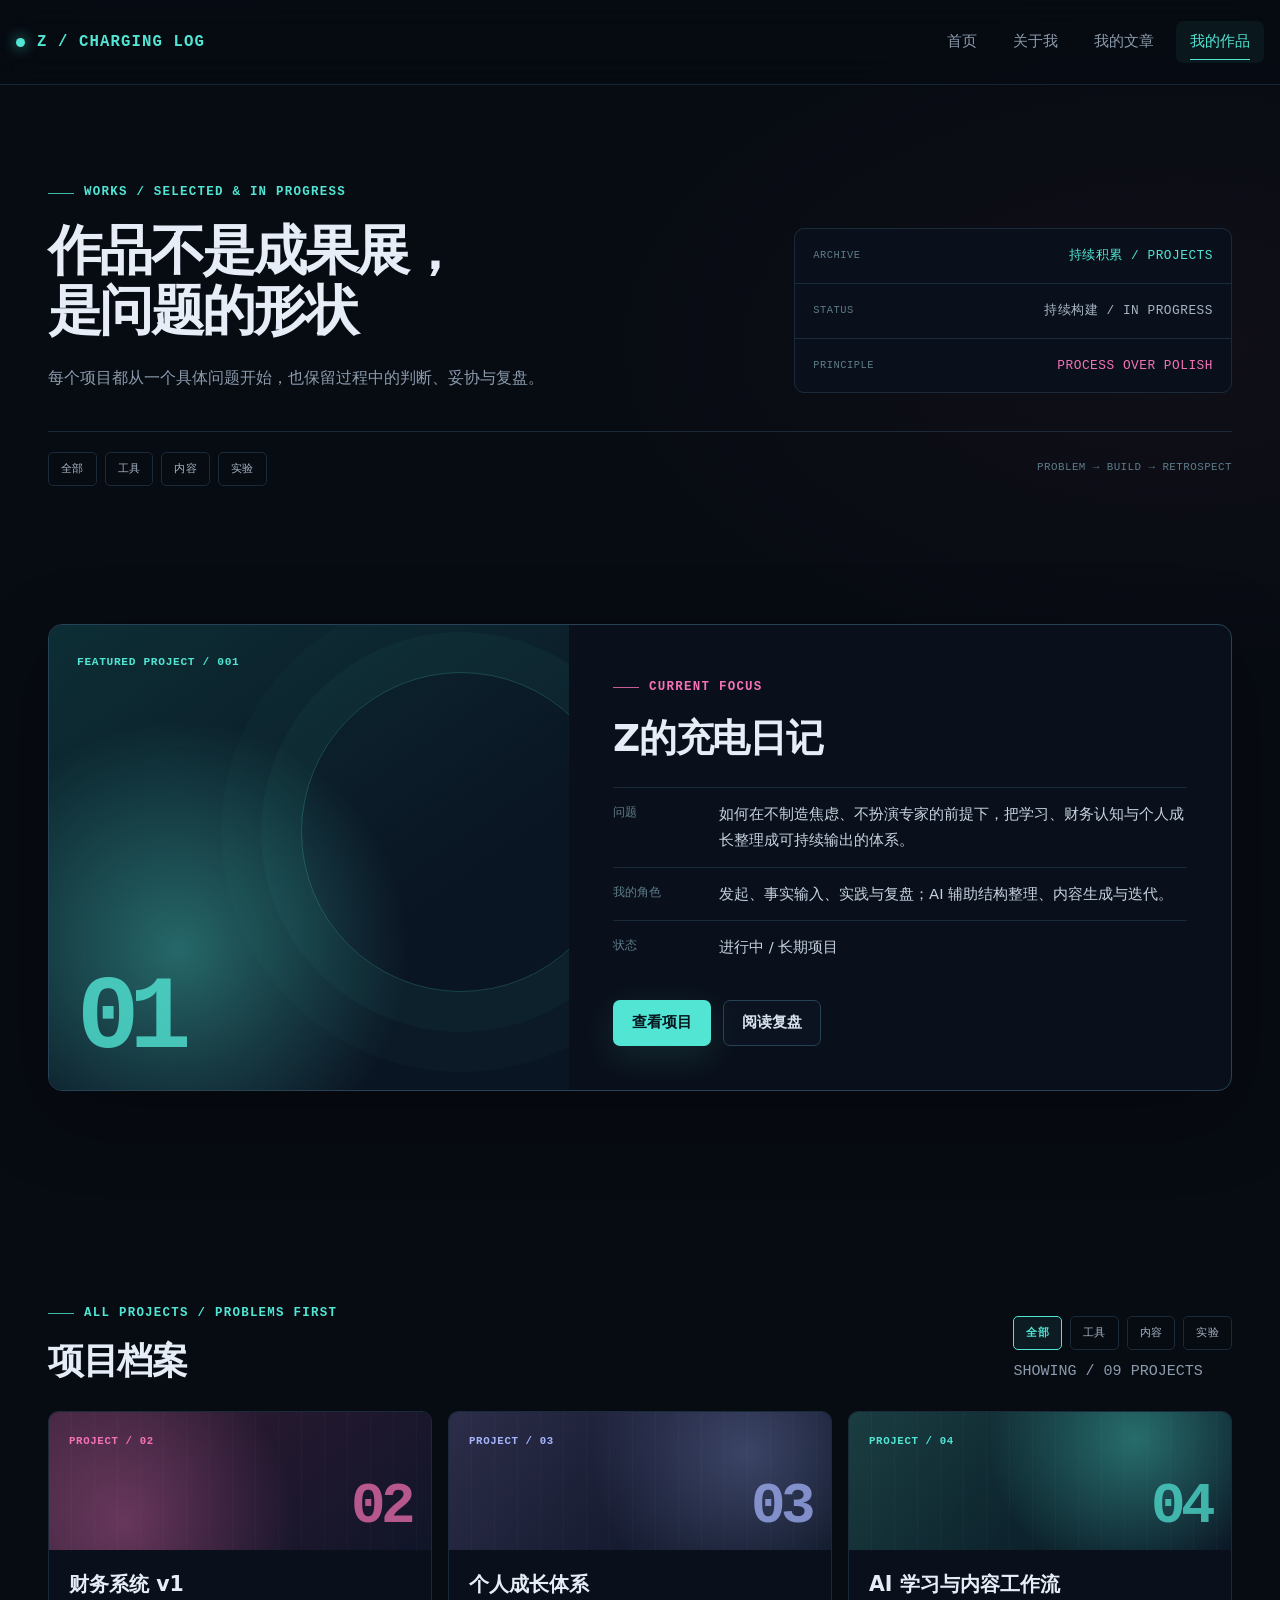
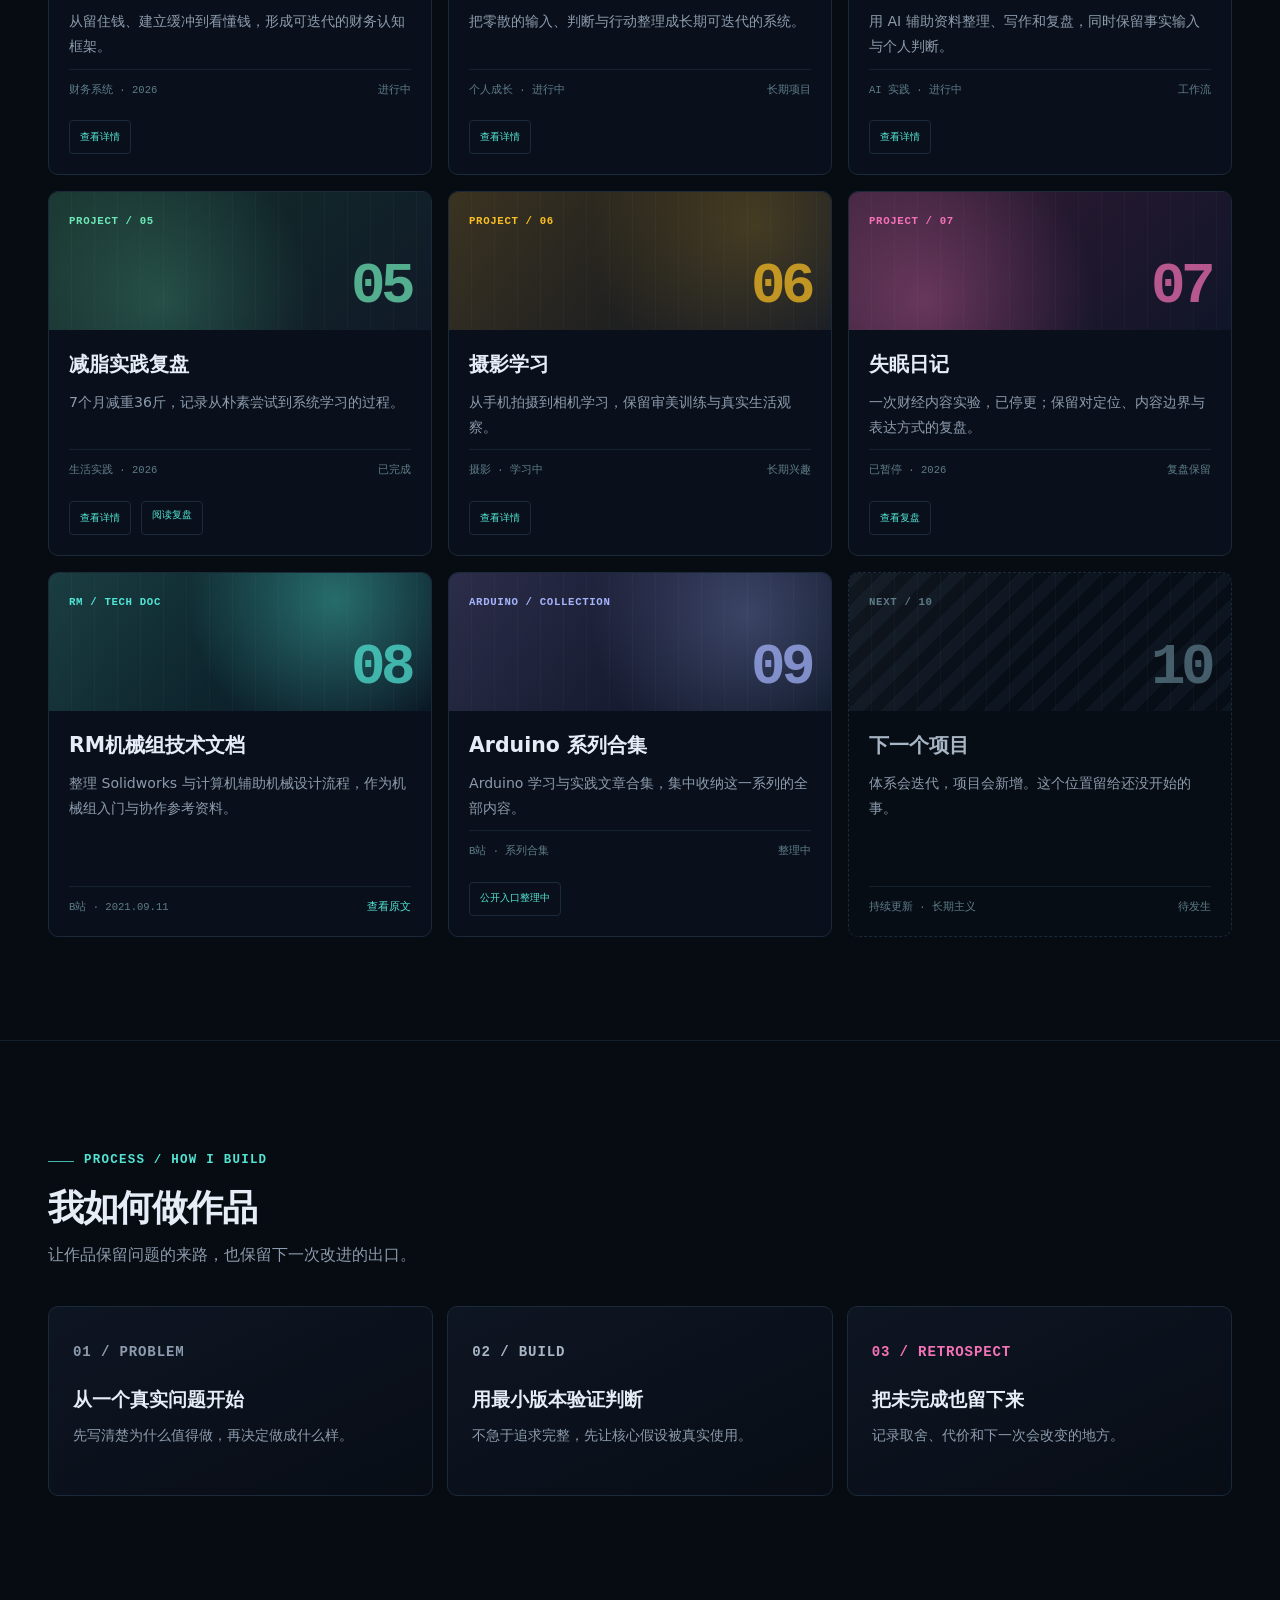
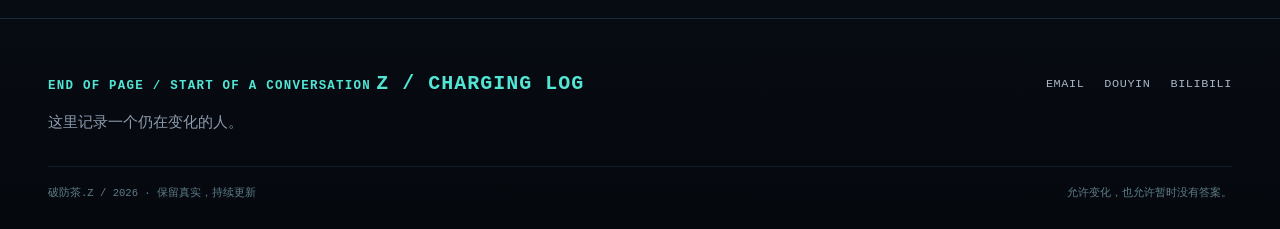
<file: works.html>
<!doctype html>
<html lang="zh-CN">
<head>
  <meta charset="utf-8">
  <meta name="viewport" content="width=device-width, initial-scale=1">
  <title>我的作品｜破防茶.Z</title>
  <meta name="description" content="破防茶.Z 的项目档案：个人成长体系、财务系统、AI 工作流、减脂实践、摄影、RM 机械文档与 Arduino 系列。作品强调问题、角色、取舍与复盘。">
  <meta name="theme-color" content="#070b12">
  <meta property="og:type" content="website">
  <meta property="og:title" content="我的作品｜破防茶.Z">
  <meta property="og:description" content="作品不是成果展，是问题的形状。">
  <meta property="og:url" content="https://concealedx.github.io/pofangcha-site/works.html">
  <meta property="og:image" content="https://concealedx.github.io/pofangcha-site/assets/images/city.jpg">
  <link rel="canonical" href="https://concealedx.github.io/pofangcha-site/works.html">
  <link rel="icon" type="image/png" href="assets/images/favicon.png">
  <link rel="apple-touch-icon" href="assets/images/favicon.png">
  <link rel="stylesheet" href="assets/css/styles.css">
  <script src="assets/js/main.js" defer></script>
</head>
<body>
  <a class="skip-link" href="#main">跳到正文</a>

  <header class="site-header">
    <div class="header-inner">
      <a class="brand" href="index.html" aria-label="破防茶.Z 首页">Z / CHARGING LOG</a>
      <button class="nav-toggle" type="button" data-nav-toggle aria-expanded="false" aria-controls="site-nav">
        <span class="nav-toggle-lines" aria-hidden="true"><span></span><span></span><span></span></span>
        <span class="sr-only">打开菜单</span>
      </button>
      <nav class="site-nav" id="site-nav" data-site-nav aria-label="主导航">
        <a href="index.html">首页</a>
        <a href="about.html">关于我</a>
        <a href="articles.html">我的文章</a>
        <a href="works.html" aria-current="page">我的作品</a>
      </nav>
    </div>
  </header>

  <main id="main">
    <section class="page-hero">
      <div class="container">
        <div class="page-hero__grid">
          <div class="reveal">
            <p class="eyebrow">WORKS / SELECTED &amp; IN PROGRESS</p>
            <h1>作品不是成果展，<br>是问题的形状</h1>
            <p class="page-hero__lead">每个项目都从一个具体问题开始，也保留过程中的判断、妥协与复盘。</p>
          </div>
          <div class="page-stats reveal" aria-label="作品统计">
            <div class="page-stat"><span>ARCHIVE</span><strong>持续积累 / PROJECTS</strong></div>
            <div class="page-stat"><span>STATUS</span><strong>持续构建 / IN PROGRESS</strong></div>
            <div class="page-stat"><span>PRINCIPLE</span><strong>PROCESS OVER POLISH</strong></div>
          </div>
        </div>

        <div class="works-hero__bottom reveal">
          <div class="filter-bar" aria-label="作品类型">
            <button class="filter-button" type="button" data-filter-jump="all">全部</button>
            <button class="filter-button" type="button" data-filter-jump="tool">工具</button>
            <button class="filter-button" type="button" data-filter-jump="content">内容</button>
            <button class="filter-button" type="button" data-filter-jump="experiment">实验</button>
          </div>
          <span class="section-heading__meta">PROBLEM → BUILD → RETROSPECT</span>
        </div>
      </div>
    </section>

    <section class="section section--tight" id="project-z" aria-labelledby="featured-project-title">
      <div class="container">
        <div class="featured-project reveal">
          <div class="featured-project__visual">
            <span class="featured-project__label">FEATURED PROJECT / 001</span>
            <span class="featured-project__number" aria-hidden="true">01</span>
          </div>
          <div class="featured-project__content">
            <p class="eyebrow eyebrow--magenta">CURRENT FOCUS</p>
            <h2 id="featured-project-title">Z的充电日记</h2>
            <dl class="project-facts">
              <div class="project-fact"><dt>问题</dt><dd>如何在不制造焦虑、不扮演专家的前提下，把学习、财务认知与个人成长整理成可持续输出的体系。</dd></div>
              <div class="project-fact"><dt>我的角色</dt><dd>发起、事实输入、实践与复盘；AI 辅助结构整理、内容生成与迭代。</dd></div>
              <div class="project-fact"><dt>状态</dt><dd>进行中 / 长期项目</dd></div>
            </dl>
            <div class="featured-project__actions">
              <button class="btn btn--primary" type="button" data-project-title="Z的充电日记" data-project-description="以个人成长体系为长期母题，以财务系统作为当前入口。公开内容只使用真实素材，不提供投资建议，也不把短期数据当作长期结论。" data-project-meta="发起 / 内容 / 体系构建 · 2026 · 进行中">查看项目</button>
              <a class="btn btn--ghost" href="articles.html">阅读复盘</a>
            </div>
          </div>
        </div>
      </div>
    </section>

    <section class="section" id="projects" aria-labelledby="projects-title">
      <div class="container" data-filter-group data-item-label="projects">
        <div class="archive-toolbar reveal">
          <div>
            <p class="eyebrow">ALL PROJECTS / PROBLEMS FIRST</p>
            <h2 id="projects-title">项目档案</h2>
          </div>
          <div>
            <div class="filter-bar" aria-label="筛选作品">
              <button class="filter-button" type="button" data-filter="all" aria-pressed="true">全部</button>
              <button class="filter-button" type="button" data-filter="tool" aria-pressed="false">工具</button>
              <button class="filter-button" type="button" data-filter="content" aria-pressed="false">内容</button>
              <button class="filter-button" type="button" data-filter="experiment" aria-pressed="false">实验</button>
            </div>
            <p class="filter-summary" data-filter-summary aria-live="polite">SHOWING / 09 PROJECTS</p>
          </div>
        </div>

        <div class="works-grid" data-filter-list>
          <article class="project-card reveal" id="project-finance" data-category="tool">
            <div class="project-card__cover cover--magenta">
              <span class="project-card__code">PROJECT / 02</span>
              <span class="project-card__number" aria-hidden="true">02</span>
            </div>
            <div class="project-card__body">
              <h3 class="project-card__title">财务系统 v1</h3>
              <p class="project-card__desc">从留住钱、建立缓冲到看懂钱，形成可迭代的财务认知框架。</p>
              <div class="project-card__meta"><span>财务系统 · 2026</span><span>进行中</span></div>
              <div class="project-card__actions">
                <button class="project-card__button" type="button" data-project-title="财务系统 v1" data-project-description="先处理现金流与消费，再建立缓冲、理解资产与负债，最后进入更完整的财务认知框架。当前仍在持续迭代。" data-project-meta="财务系统 · 2026 · 进行中">查看详情</button>
              </div>
            </div>
          </article>

          <article class="project-card reveal" id="project-growth" data-category="content">
            <div class="project-card__cover cover--violet">
              <span class="project-card__code">PROJECT / 03</span>
              <span class="project-card__number" aria-hidden="true">03</span>
            </div>
            <div class="project-card__body">
              <h3 class="project-card__title">个人成长体系</h3>
              <p class="project-card__desc">把零散的输入、判断与行动整理成长期可迭代的系统。</p>
              <div class="project-card__meta"><span>个人成长 · 进行中</span><span>长期项目</span></div>
              <div class="project-card__actions">
                <button class="project-card__button" type="button" data-project-title="个人成长体系" data-project-description="围绕输入、判断、行动与复盘整理个人系统。它不是一套要求所有人照做的答案，而是一张仍在扩充的个人地图。" data-project-meta="个人成长 · 2026 · 进行中">查看详情</button>
              </div>
            </div>
          </article>

          <article class="project-card reveal" data-category="tool">
            <div class="project-card__cover cover--cyan">
              <span class="project-card__code">PROJECT / 04</span>
              <span class="project-card__number" aria-hidden="true">04</span>
            </div>
            <div class="project-card__body">
              <h3 class="project-card__title">AI 学习与内容工作流</h3>
              <p class="project-card__desc">用 AI 辅助资料整理、写作和复盘，同时保留事实输入与个人判断。</p>
              <div class="project-card__meta"><span>AI 实践 · 进行中</span><span>工作流</span></div>
              <div class="project-card__actions">
                <button class="project-card__button" type="button" data-project-title="AI 学习与内容工作流" data-project-description="把 AI 放在协作者的位置：负责结构整理、检索辅助、初稿生成与复盘提示，人负责事实、判断、取舍和最终表达。" data-project-meta="AI 实践 · 2026 · 进行中">查看详情</button>
              </div>
            </div>
          </article>

          <article class="project-card reveal" data-category="experiment">
            <div class="project-card__cover cover--green">
              <span class="project-card__code">PROJECT / 05</span>
              <span class="project-card__number" aria-hidden="true">05</span>
            </div>
            <div class="project-card__body">
              <h3 class="project-card__title">减脂实践复盘</h3>
              <p class="project-card__desc">7个月减重36斤，记录从朴素尝试到系统学习的过程。</p>
              <div class="project-card__meta"><span>生活实践 · 2026</span><span>已完成</span></div>
              <div class="project-card__actions">
                <button class="project-card__button" type="button" data-project-title="减脂实践复盘" data-project-description="从只盯热量差，到学习营养素、饮食管理与力量训练。真正留下来的不只是体重变化，而是一套关于目标、方法与执行的经验。" data-project-meta="生活实践 · 2025–2026 · 已完成">查看详情</button>
                <a class="project-card__button" href="https://www.bilibili.com/opus/1172614831623110677" target="_blank" rel="noopener noreferrer">阅读复盘</a>
              </div>
            </div>
          </article>

          <article class="project-card reveal" data-category="experiment">
            <div class="project-card__cover cover--amber">
              <span class="project-card__code">PROJECT / 06</span>
              <span class="project-card__number" aria-hidden="true">06</span>
            </div>
            <div class="project-card__body">
              <h3 class="project-card__title">摄影学习</h3>
              <p class="project-card__desc">从手机拍摄到相机学习，保留审美训练与真实生活观察。</p>
              <div class="project-card__meta"><span>摄影 · 学习中</span><span>长期兴趣</span></div>
              <div class="project-card__actions">
                <button class="project-card__button" type="button" data-project-title="摄影学习" data-project-description="学习取景、曝光、虚实与构图，也把镜头当作观察生活的方式。目标不是堆作品数量，而是让照片保留真实的触感。" data-project-meta="摄影 · 进行中">查看详情</button>
              </div>
            </div>
          </article>

          <article class="project-card reveal" data-category="content experiment">
            <div class="project-card__cover cover--magenta">
              <span class="project-card__code">PROJECT / 07</span>
              <span class="project-card__number" aria-hidden="true">07</span>
            </div>
            <div class="project-card__body">
              <h3 class="project-card__title">失眠日记</h3>
              <p class="project-card__desc">一次财经内容实验，已停更；保留对定位、内容边界与表达方式的复盘。</p>
              <div class="project-card__meta"><span>已暂停 · 2026</span><span>复盘保留</span></div>
              <div class="project-card__actions">
                <button class="project-card__button" type="button" data-project-title="失眠日记" data-project-description="一次在深夜记录财务与人生思考的内容实验。它暴露出定位混杂、封面单一与内容工具性不足的问题，因此暂停，但保留这段复盘。" data-project-meta="内容实验 · 2026 · 已暂停">查看复盘</button>
              </div>
            </div>
          </article>

          <a class="project-card reveal" href="https://www.bilibili.com/opus/569104650156313243" target="_blank" rel="noopener noreferrer" data-category="tool">
            <div class="project-card__cover cover--cyan">
              <span class="project-card__code">RM / TECH DOC</span>
              <span class="project-card__number" aria-hidden="true">08</span>
            </div>
            <div class="project-card__body">
              <h3 class="project-card__title">RM机械组技术文档</h3>
              <p class="project-card__desc">整理 Solidworks 与计算机辅助机械设计流程，作为机械组入门与协作参考资料。</p>
              <div class="project-card__meta"><span>B站 · 2021.09.11</span><span class="external">查看原文</span></div>
            </div>
          </a>

          <article class="project-card reveal" data-category="tool">
            <div class="project-card__cover cover--violet">
              <span class="project-card__code">ARDUINO / COLLECTION</span>
              <span class="project-card__number" aria-hidden="true">09</span>
            </div>
            <div class="project-card__body">
              <h3 class="project-card__title">Arduino 系列合集</h3>
              <p class="project-card__desc">Arduino 学习与实践文章合集，集中收纳这一系列的全部内容。</p>
              <div class="project-card__meta"><span>B站 · 系列合集</span><span>整理中</span></div>
              <div class="project-card__actions">
                <button class="project-card__button" type="button" data-toast="Arduino 系列合集正在整理公开入口，完成后会在这里更新。">公开入口整理中</button>
              </div>
            </div>
          </article>

          <article class="project-card project-card--next reveal" data-category="future">
            <div class="project-card__cover">
              <span class="project-card__code">NEXT / 10</span>
              <span class="project-card__number" aria-hidden="true">10</span>
            </div>
            <div class="project-card__body">
              <h3 class="project-card__title">下一个项目</h3>
              <p class="project-card__desc">体系会迭代，项目会新增。这个位置留给还没开始的事。</p>
              <div class="project-card__meta"><span>持续更新 · 长期主义</span><span>待发生</span></div>
            </div>
          </article>
        </div>
      </div>
    </section>

    <section class="section section--rule" aria-labelledby="process-title">
      <div class="container">
        <div class="section-heading reveal">
          <div>
            <p class="eyebrow">PROCESS / HOW I BUILD</p>
            <h2 id="process-title">我如何做作品</h2>
            <p>让作品保留问题的来路，也保留下一次改进的出口。</p>
          </div>
        </div>
        <div class="process-grid">
          <article class="process-card reveal">
            <p class="process-card__label">01 / PROBLEM</p>
            <h3>从一个真实问题开始</h3>
            <p>先写清楚为什么值得做，再决定做成什么样。</p>
          </article>
          <article class="process-card reveal">
            <p class="process-card__label">02 / BUILD</p>
            <h3>用最小版本验证判断</h3>
            <p>不急于追求完整，先让核心假设被真实使用。</p>
          </article>
          <article class="process-card reveal">
            <p class="process-card__label">03 / RETROSPECT</p>
            <h3>把未完成也留下来</h3>
            <p>记录取舍、代价和下一次会改变的地方。</p>
          </article>
        </div>
      </div>
    </section>
  </main>

  <dialog id="project-dialog" aria-labelledby="project-dialog-title">
    <div class="dialog__head">
      <h2 id="project-dialog-title" data-dialog-title>项目详情</h2>
      <button class="dialog__close" type="button" data-dialog-close aria-label="关闭项目详情">×</button>
    </div>
    <div class="dialog__body">
      <p data-dialog-description></p>
      <p class="dialog__meta" data-dialog-meta></p>
    </div>
  </dialog>

  <div class="toast" data-toast-root role="status" aria-live="polite"></div>

  <footer class="site-footer">
    <div class="container">
      <div class="footer-inner">
        <div>
          <p class="eyebrow eyebrow--plain">END OF PAGE / START OF A CONVERSATION</p>
          <a class="footer-brand" href="index.html">Z / CHARGING LOG</a>
          <p class="footer-tagline">这里记录一个仍在变化的人。</p>
        </div>
        <div class="footer-links" aria-label="联系方式与社交链接">
          <a href="mailto:user_zh@foxmail.com">EMAIL</a>
          <a href="https://www.douyin.com/user/MS4wLjABAAAARsKHxCiokW7go4h_4yL8OeoObOVve43-YIZMQt8ah6CPb5tMn_4T-Ae6JYR8bgQL" target="_blank" rel="noopener noreferrer">DOUYIN</a>
          <a href="https://space.bilibili.com/477656345" target="_blank" rel="noopener noreferrer">BILIBILI</a>
        </div>
      </div>
      <div class="footer-bottom">
        <span>破防茶.Z / 2026 · 保留真实，持续更新</span>
        <span>允许变化，也允许暂时没有答案。</span>
      </div>
    </div>
  </footer>
</body>
</html>
</file>
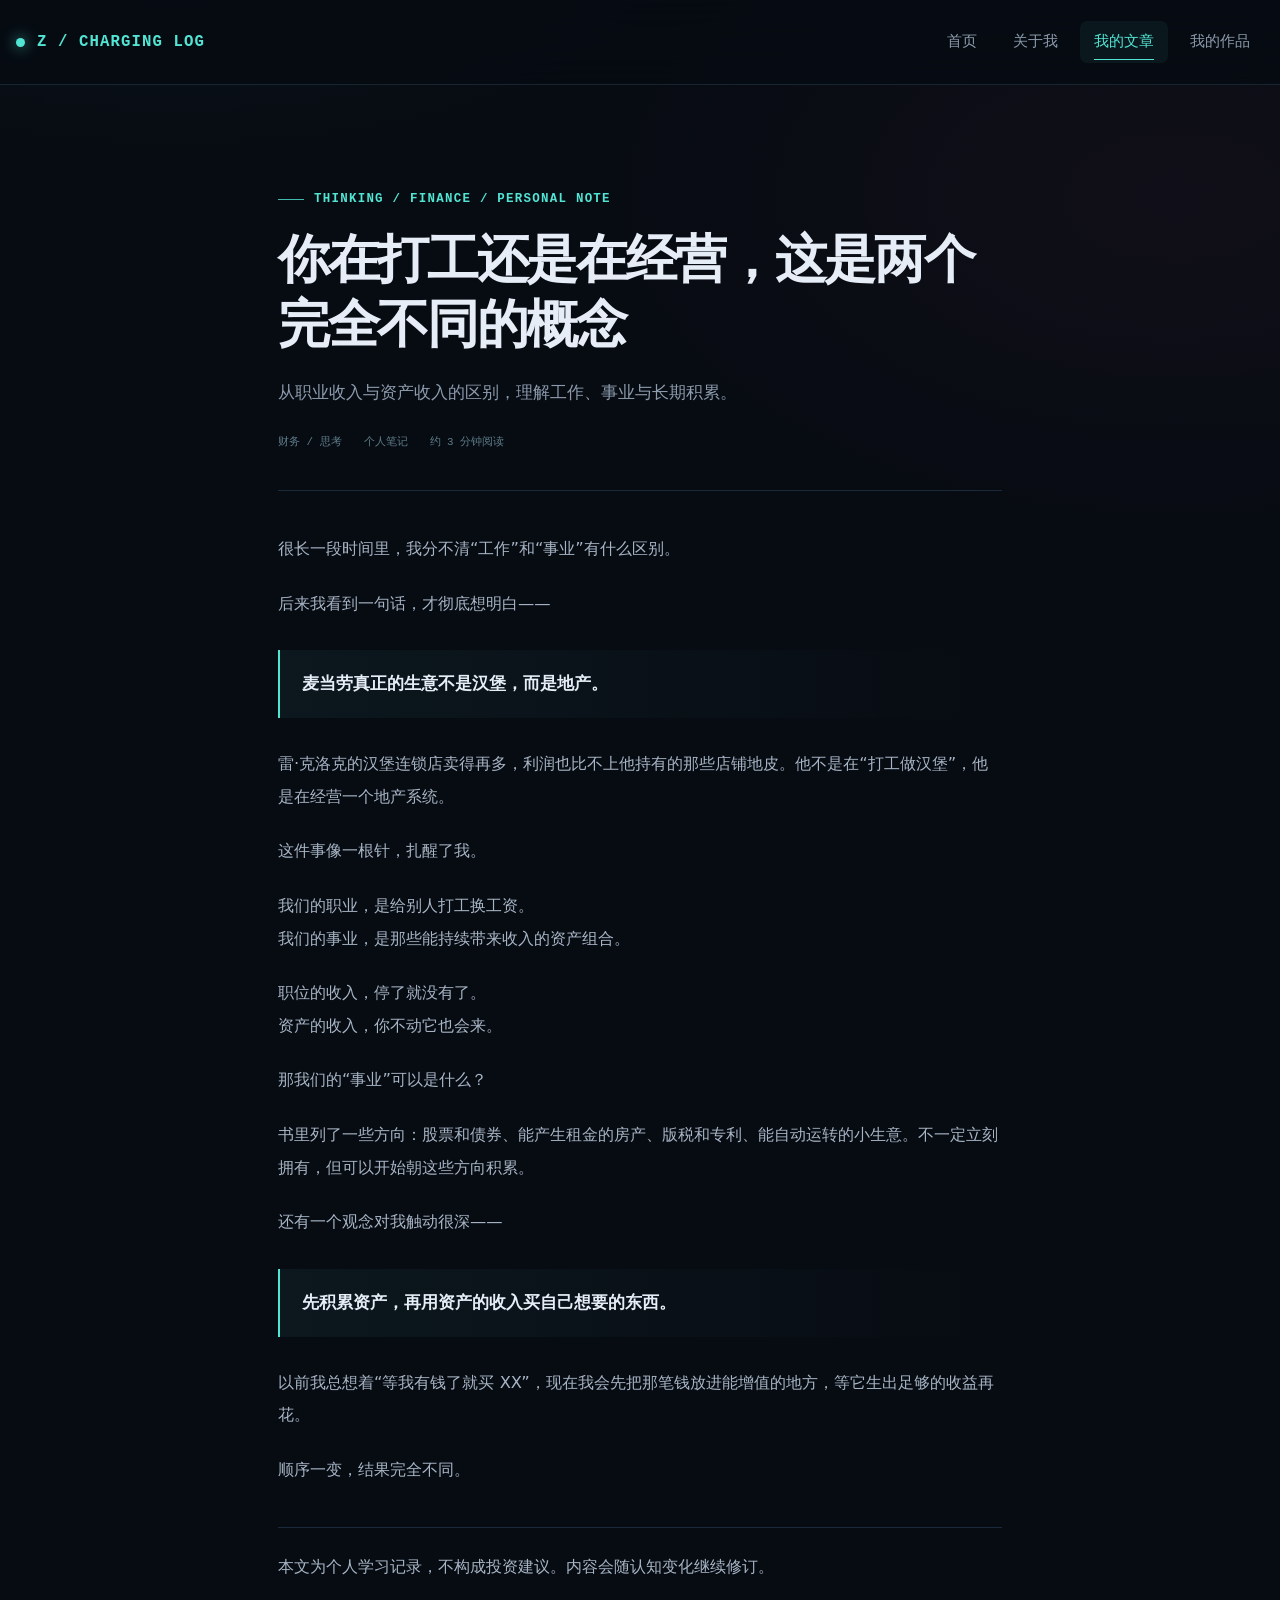
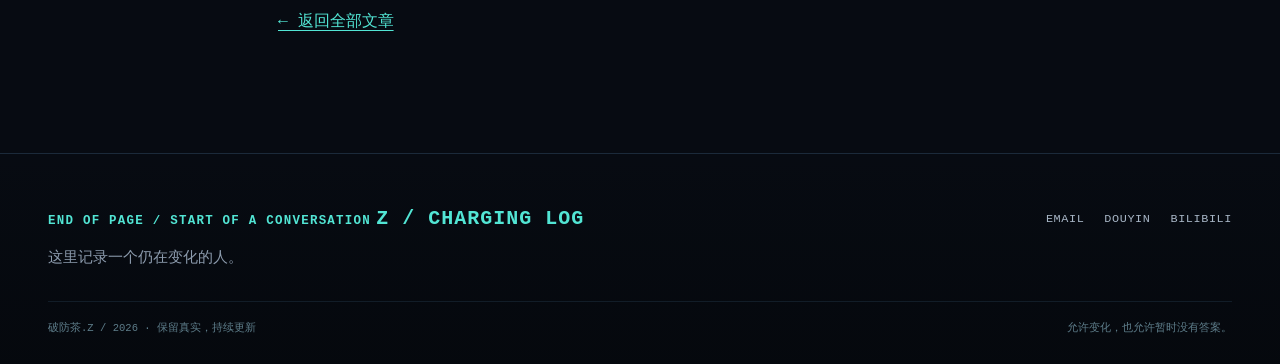
<file: articles/you-are-a-company.html>
<!doctype html>
<html lang="zh-CN">
<head>
  <meta charset="utf-8">
  <meta name="viewport" content="width=device-width, initial-scale=1">
  <title>你在打工还是在经营｜破防茶.Z</title>
  <meta name="description" content="从职业收入与资产收入的区别，理解工作、事业与长期积累。一篇关于个人现金流与经营思维的学习笔记。">
  <meta name="theme-color" content="#070b12">
  <meta property="og:type" content="article">
  <meta property="og:title" content="你在打工还是在经营，这是两个完全不同的概念">
  <meta property="og:description" content="职业是给别人打工换工资，事业是能持续带来收入的资产组合。">
  <meta property="og:url" content="https://concealedx.github.io/pofangcha-site/articles/you-are-a-company.html">
  <meta property="og:image" content="https://concealedx.github.io/pofangcha-site/assets/images/city.jpg">
  <link rel="canonical" href="https://concealedx.github.io/pofangcha-site/articles/you-are-a-company.html">
  <link rel="icon" type="image/png" href="../assets/images/favicon.png">
  <link rel="apple-touch-icon" href="../assets/images/favicon.png">
  <link rel="stylesheet" href="../assets/css/styles.css">
  <script src="../assets/js/main.js" defer></script>
</head>
<body>
  <a class="skip-link" href="#main">跳到正文</a>

  <header class="site-header">
    <div class="header-inner">
      <a class="brand" href="../index.html" aria-label="破防茶.Z 首页">Z / CHARGING LOG</a>
      <button class="nav-toggle" type="button" data-nav-toggle aria-expanded="false" aria-controls="site-nav">
        <span class="nav-toggle-lines" aria-hidden="true"><span></span><span></span><span></span></span>
        <span class="sr-only">打开菜单</span>
      </button>
      <nav class="site-nav" id="site-nav" data-site-nav aria-label="主导航">
        <a href="../index.html">首页</a>
        <a href="../about.html">关于我</a>
        <a href="../articles.html" aria-current="page">我的文章</a>
        <a href="../works.html">我的作品</a>
      </nav>
    </div>
  </header>

  <main id="main">
    <article class="article-detail">
      <header class="article-detail__header container">
        <p class="eyebrow">THINKING / FINANCE / PERSONAL NOTE</p>
        <h1>你在打工还是在经营，这是两个完全不同的概念</h1>
        <p class="article-detail__lead">从职业收入与资产收入的区别，理解工作、事业与长期积累。</p>
        <div class="article-detail__meta">
          <span>财务 / 思考</span>
          <span>个人笔记</span>
          <span>约 3 分钟阅读</span>
        </div>
      </header>

      <div class="article-prose container">
        <p>很长一段时间里，我分不清“工作”和“事业”有什么区别。</p>
        <p>后来我看到一句话，才彻底想明白——</p>
        <blockquote><strong>麦当劳真正的生意不是汉堡，而是地产。</strong></blockquote>
        <p>雷·克洛克的汉堡连锁店卖得再多，利润也比不上他持有的那些店铺地皮。他不是在“打工做汉堡”，他是在经营一个地产系统。</p>
        <p>这件事像一根针，扎醒了我。</p>
        <p>我们的职业，是给别人打工换工资。<br>我们的事业，是那些能持续带来收入的资产组合。</p>
        <p>职位的收入，停了就没有了。<br>资产的收入，你不动它也会来。</p>
        <p>那我们的“事业”可以是什么？</p>
        <p>书里列了一些方向：股票和债券、能产生租金的房产、版税和专利、能自动运转的小生意。不一定立刻拥有，但可以开始朝这些方向积累。</p>
        <p>还有一个观念对我触动很深——</p>
        <blockquote><strong>先积累资产，再用资产的收入买自己想要的东西。</strong></blockquote>
        <p>以前我总想着“等我有钱了就买 XX”，现在我会先把那笔钱放进能增值的地方，等它生出足够的收益再花。</p>
        <p>顺序一变，结果完全不同。</p>

        <div class="article-end">
          <p>本文为个人学习记录，不构成投资建议。内容会随认知变化继续修订。</p>
          <p><a href="../articles.html">← 返回全部文章</a></p>
        </div>
      </div>
    </article>
  </main>

  <footer class="site-footer">
    <div class="container">
      <div class="footer-inner">
        <div>
          <p class="eyebrow eyebrow--plain">END OF PAGE / START OF A CONVERSATION</p>
          <a class="footer-brand" href="../index.html">Z / CHARGING LOG</a>
          <p class="footer-tagline">这里记录一个仍在变化的人。</p>
        </div>
        <div class="footer-links" aria-label="联系方式与社交链接">
          <a href="mailto:user_zh@foxmail.com">EMAIL</a>
          <a href="https://www.douyin.com/user/MS4wLjABAAAARsKHxCiokW7go4h_4yL8OeoObOVve43-YIZMQt8ah6CPb5tMn_4T-Ae6JYR8bgQL" target="_blank" rel="noopener noreferrer">DOUYIN</a>
          <a href="https://space.bilibili.com/477656345" target="_blank" rel="noopener noreferrer">BILIBILI</a>
        </div>
      </div>
      <div class="footer-bottom">
        <span>破防茶.Z / 2026 · 保留真实，持续更新</span>
        <span>允许变化，也允许暂时没有答案。</span>
      </div>
    </div>
  </footer>
</body>
</html>
</file>
<file: assets/css/styles.css>
/* =========================================================
   Z / CHARGING LOG — personal site
   Design system distilled from the Ardot v2 working file
   ========================================================= */

:root {
  color-scheme: dark;
  --bg: #070b12;
  --bg-deep: #05080d;
  --panel: #0a101b;
  --surface: #0d1623;
  --surface-2: #111b2a;
  --surface-3: #162233;
  --text: #e6edf7;
  --text-soft: #d6e1ed;
  --muted: #8c9bad;
  --muted-2: #a7b5c5;
  --muted-3: #5d7c89;
  --cyan: #52e5d4;
  --cyan-deep: #0b4a45;
  --magenta: #f472b6;
  --magenta-soft: #e7c6da;
  --violet: #a5b4fc;
  --green: #6ee7b7;
  --amber: #fbbf24;
  --line: #1b2a3a;
  --line-strong: #274257;
  --focus: #b7fff7;
  --max: 1200px;
  --gutter: clamp(20px, 4vw, 48px);
  --radius-xs: 7px;
  --radius-sm: 10px;
  --radius-md: 14px;
  --radius-lg: 22px;
  --font-sans: "Noto Sans SC", "Microsoft YaHei", "PingFang SC", system-ui, -apple-system, "Segoe UI", sans-serif;
  --font-mono: "IBM Plex Mono", "SFMono-Regular", Consolas, "Liberation Mono", monospace;
  --shadow-card: 0 24px 80px rgba(0, 0, 0, .25);
  --ease: cubic-bezier(.22, .8, .24, 1);
}

*,
*::before,
*::after {
  box-sizing: border-box;
}

html {
  scroll-behavior: smooth;
  background: var(--bg);
}

body {
  margin: 0;
  min-width: 320px;
  background:
    radial-gradient(1000px 520px at 14% -8%, rgba(82, 229, 212, .075), transparent 60%),
    radial-gradient(900px 520px at 92% 10%, rgba(244, 114, 182, .04), transparent 65%),
    var(--bg);
  color: var(--text);
  font-family: var(--font-sans);
  font-size: 16px;
  line-height: 1.7;
  -webkit-font-smoothing: antialiased;
  text-rendering: optimizeLegibility;
}

body::before {
  position: fixed;
  inset: 0;
  z-index: -1;
  pointer-events: none;
  content: "";
  opacity: .22;
  background-image:
    linear-gradient(rgba(255, 255, 255, .018) 1px, transparent 1px),
    linear-gradient(90deg, rgba(255, 255, 255, .018) 1px, transparent 1px);
  background-size: 56px 56px;
  mask-image: linear-gradient(to bottom, #000 0%, transparent 78%);
}

img {
  max-width: 100%;
  height: auto;
}

a {
  color: inherit;
  text-decoration: none;
}

button,
input,
textarea,
select {
  font: inherit;
}

button {
  color: inherit;
}

h1,
h2,
h3,
h4,
p,
figure,
blockquote,
dl,
dd {
  margin: 0;
}

ul,
ol {
  margin: 0;
  padding: 0;
  list-style: none;
}

:focus-visible {
  outline: 2px solid var(--focus);
  outline-offset: 4px;
}

::selection {
  background: rgba(82, 229, 212, .28);
  color: #fff;
}

.skip-link {
  position: fixed;
  top: 12px;
  left: 12px;
  z-index: 1000;
  padding: 10px 14px;
  border-radius: 6px;
  background: var(--cyan);
  color: #05161f;
  font-weight: 700;
  transform: translateY(-160%);
  transition: transform .2s ease;
}

.skip-link:focus {
  transform: translateY(0);
}

.container {
  width: min(var(--max), calc(100% - (var(--gutter) * 2)));
  margin-inline: auto;
}

.mono {
  font-family: var(--font-mono);
}

.eyebrow {
  display: inline-flex;
  align-items: center;
  gap: 10px;
  color: var(--cyan);
  font-family: var(--font-mono);
  font-size: .78rem;
  font-weight: 600;
  letter-spacing: .1em;
  line-height: 1.6;
  text-transform: uppercase;
}

.eyebrow::before {
  width: 26px;
  height: 1px;
  background: currentColor;
  content: "";
  opacity: .8;
}

.eyebrow--plain::before {
  display: none;
}

.eyebrow--magenta {
  color: var(--magenta);
}

.sr-only {
  position: absolute;
  width: 1px;
  height: 1px;
  padding: 0;
  margin: -1px;
  overflow: hidden;
  clip: rect(0, 0, 0, 0);
  white-space: nowrap;
  border: 0;
}

/* ---------- header ---------- */

.site-header {
  position: sticky;
  top: 0;
  z-index: 100;
  border-bottom: 1px solid rgba(27, 42, 58, .82);
  background: rgba(7, 11, 18, .84);
  backdrop-filter: blur(18px);
}

.header-inner {
  display: flex;
  align-items: center;
  justify-content: space-between;
  gap: 28px;
  width: min(1376px, calc(100% - 32px));
  min-height: 84px;
  margin-inline: auto;
}

.brand {
  display: inline-flex;
  align-items: center;
  gap: 12px;
  color: var(--cyan);
  font-family: var(--font-mono);
  font-size: .98rem;
  font-weight: 700;
  letter-spacing: .07em;
  white-space: nowrap;
}

.brand::before {
  width: 9px;
  height: 9px;
  border-radius: 50%;
  background: var(--cyan);
  box-shadow: 0 0 14px rgba(82, 229, 212, .8);
  content: "";
}

.site-nav {
  display: flex;
  align-items: center;
  gap: 8px;
}

.site-nav a {
  position: relative;
  display: inline-flex;
  align-items: center;
  min-height: 40px;
  padding: 8px 14px;
  border-radius: var(--radius-xs);
  color: var(--muted);
  font-size: .95rem;
  transition: color .2s ease, background-color .2s ease;
}

.site-nav a::after {
  position: absolute;
  right: 14px;
  bottom: 3px;
  left: 14px;
  height: 1px;
  background: var(--cyan);
  content: "";
  opacity: 0;
  transform: scaleX(.4);
  transition: opacity .2s ease, transform .2s var(--ease);
}

.site-nav a:hover,
.site-nav a:focus-visible,
.site-nav a[aria-current="page"] {
  color: var(--cyan);
  background: rgba(82, 229, 212, .055);
}

.site-nav a[aria-current="page"]::after,
.site-nav a:hover::after {
  opacity: 1;
  transform: scaleX(1);
}

.nav-toggle {
  display: none;
  align-items: center;
  gap: 9px;
  min-height: 42px;
  padding: 8px 12px;
  border: 1px solid var(--line);
  border-radius: var(--radius-xs);
  background: var(--surface);
  color: var(--muted-2);
  font-family: var(--font-mono);
  font-size: .72rem;
  letter-spacing: .08em;
  cursor: pointer;
}

.nav-toggle-lines {
  display: grid;
  gap: 4px;
}

.nav-toggle-lines span {
  display: block;
  width: 16px;
  height: 1px;
  background: currentColor;
  transition: transform .2s ease, opacity .2s ease;
}

[data-nav-open="true"] .nav-toggle-lines span:nth-child(1) {
  transform: translateY(5px) rotate(45deg);
}

[data-nav-open="true"] .nav-toggle-lines span:nth-child(2) {
  opacity: 0;
}

[data-nav-open="true"] .nav-toggle-lines span:nth-child(3) {
  transform: translateY(-5px) rotate(-45deg);
}

/* ---------- shared buttons ---------- */

.btn {
  display: inline-flex;
  align-items: center;
  justify-content: center;
  gap: 9px;
  min-height: 46px;
  padding: 10px 18px;
  border: 1px solid transparent;
  border-radius: var(--radius-xs);
  font-size: .94rem;
  font-weight: 600;
  line-height: 1.4;
  text-align: center;
  transition: transform .2s var(--ease), background-color .2s ease, border-color .2s ease, color .2s ease, box-shadow .2s ease;
}

.btn:hover {
  transform: translateY(-2px);
}

.btn--primary {
  background: var(--cyan);
  color: #05161f;
  box-shadow: 0 10px 35px rgba(82, 229, 212, .12);
}

.btn--primary:hover {
  background: #76f5e7;
  box-shadow: 0 14px 40px rgba(82, 229, 212, .2);
}

.btn--ghost {
  border-color: var(--line-strong);
  background: rgba(13, 22, 35, .6);
  color: var(--text-soft);
}

.btn--ghost:hover {
  border-color: var(--cyan);
  color: var(--cyan);
}

.btn--quiet {
  min-height: 38px;
  padding: 6px 12px;
  border-color: var(--line);
  background: transparent;
  color: var(--muted-2);
  font-size: .82rem;
}

.btn--quiet:hover {
  border-color: var(--cyan);
  color: var(--cyan);
}

.text-link {
  display: inline-flex;
  align-items: center;
  gap: 8px;
  color: var(--cyan);
  font-family: var(--font-mono);
  font-size: .76rem;
  font-weight: 600;
  letter-spacing: .05em;
  line-height: 1.6;
  transition: gap .2s ease, color .2s ease;
}

.text-link::after {
  content: "→";
}

.text-link:hover {
  gap: 12px;
  color: #9bf9ef;
}

/* ---------- home hero ---------- */

.hero {
  padding: clamp(54px, 7vw, 96px) 0 clamp(50px, 6vw, 78px);
}

.hero-grid {
  display: grid;
  grid-template-columns: minmax(0, 1.35fr) minmax(340px, 392px);
  align-items: center;
  gap: clamp(42px, 6vw, 88px);
}

.hero-copy {
  max-width: 760px;
}

.hero h1 {
  margin-top: 24px;
  color: var(--text);
  font-size: clamp(3.35rem, 6.6vw, 4.5rem);
  font-weight: 800;
  letter-spacing: -.055em;
  line-height: 1.03;
}

.hero h1 span {
  display: inline-block;
  color: var(--text);
}

.hero h1 .accent {
  display: inline-block;
  width: 0.95em;
  height: 0.14em;
  margin-left: 12px;
  border-radius: 99px;
  background: var(--cyan);
  vertical-align: .18em;
}

.hero-role {
  margin-top: 24px;
  color: #c6d2e1;
  font-size: clamp(1.05rem, 2vw, 1.42rem);
  font-weight: 500;
  line-height: 1.6;
}

.hero-lead {
  max-width: 680px;
  margin-top: 18px;
  color: var(--muted);
  font-size: clamp(1rem, 1.4vw, 1.06rem);
  line-height: 1.9;
}

.tag-row {
  display: flex;
  flex-wrap: wrap;
  gap: 10px;
  margin-top: 28px;
}

.tag {
  display: inline-flex;
  align-items: center;
  min-height: 30px;
  padding: 4px 10px;
  border: 1px solid rgba(82, 229, 212, .24);
  border-radius: 4px;
  background: rgba(82, 229, 212, .055);
  color: var(--cyan);
  font-family: var(--font-mono);
  font-size: .72rem;
  line-height: 1.3;
}

.tag--magenta {
  border-color: rgba(244, 114, 182, .26);
  background: rgba(244, 114, 182, .06);
  color: var(--magenta);
}

.tag--neutral {
  border-color: var(--line-strong);
  background: rgba(167, 181, 197, .04);
  color: var(--muted-2);
}

.hero-actions {
  display: flex;
  flex-wrap: wrap;
  gap: 12px;
  margin-top: 34px;
}

/* terminal card */

.terminal-card {
  position: relative;
  overflow: hidden;
  border: 1px solid var(--line-strong);
  border-radius: var(--radius-md);
  background: linear-gradient(180deg, rgba(17, 28, 43, .95), rgba(9, 15, 25, .97));
  box-shadow: var(--shadow-card);
}

.terminal-card::before {
  position: absolute;
  top: 0;
  left: 18%;
  width: 64%;
  height: 1px;
  background: linear-gradient(90deg, transparent, var(--cyan), transparent);
  content: "";
  opacity: .8;
}

.terminal-card::after {
  position: absolute;
  top: -90px;
  right: -60px;
  width: 220px;
  height: 220px;
  border-radius: 50%;
  background: rgba(82, 229, 212, .055);
  filter: blur(45px);
  content: "";
  pointer-events: none;
}

.terminal-top {
  display: flex;
  align-items: center;
  justify-content: space-between;
  gap: 16px;
  padding: 16px 20px;
  border-bottom: 1px solid var(--line);
}

.terminal-title {
  color: var(--cyan);
  font-family: var(--font-mono);
  font-size: .76rem;
  font-weight: 700;
  letter-spacing: .08em;
}

.terminal-id {
  display: inline-flex;
  align-items: center;
  gap: 8px;
  color: var(--magenta);
  font-family: var(--font-mono);
  font-size: .66rem;
  line-height: 1.4;
  text-align: right;
}

.status-dot {
  flex: none;
  width: 6px;
  height: 6px;
  border-radius: 50%;
  background: var(--magenta);
  box-shadow: 0 0 10px rgba(244, 114, 182, .8);
}

.terminal-body {
  padding: 22px 20px 20px;
}

.terminal-identity {
  display: flex;
  align-items: center;
  gap: 14px;
  padding-bottom: 18px;
  border-bottom: 1px solid rgba(27, 42, 58, .8);
}

.avatar {
  flex: none;
  width: 58px;
  height: 58px;
  border: 1px solid rgba(82, 229, 212, .38);
  border-radius: 14px;
  background: #fff;
  object-fit: cover;
}

.terminal-identity strong {
  display: block;
  color: var(--text);
  font-size: 1rem;
  font-weight: 600;
  line-height: 1.4;
}

.terminal-identity span {
  display: block;
  margin-top: 2px;
  color: var(--muted-3);
  font-family: var(--font-mono);
  font-size: .64rem;
  letter-spacing: .05em;
}

.terminal-list {
  display: grid;
  gap: 0;
}

.terminal-item {
  padding: 16px 0;
  border-bottom: 1px solid rgba(27, 42, 58, .65);
}

.terminal-item:last-child {
  border-bottom: 0;
  padding-bottom: 8px;
}

.terminal-item dt {
  color: var(--muted-3);
  font-family: var(--font-mono);
  font-size: .66rem;
  font-weight: 600;
  letter-spacing: .06em;
  line-height: 1.5;
}

.terminal-item dd {
  margin-top: 5px;
  color: var(--text-soft);
  font-size: .94rem;
  line-height: 1.65;
}

.terminal-note {
  margin-top: 10px;
  color: var(--muted);
  font-size: .83rem;
  line-height: 1.6;
}

/* city band */

.city-band {
  position: relative;
  height: clamp(220px, 23vw, 300px);
  overflow: hidden;
  background: var(--bg-deep);
}

.city-band picture,
.city-band img {
  display: block;
  width: 100%;
  height: 100%;
}

.city-band img {
  object-fit: cover;
  object-position: center 56%;
}

.city-band::before,
.city-band::after {
  position: absolute;
  right: 0;
  left: 0;
  z-index: 1;
  height: 24%;
  content: "";
  pointer-events: none;
}

.city-band::before {
  top: 0;
  background: linear-gradient(to bottom, var(--bg), rgba(7, 11, 18, 0));
}

.city-band::after {
  bottom: 0;
  background: linear-gradient(to top, var(--bg), rgba(7, 11, 18, 0));
}

/* ---------- shared sections ---------- */

.section {
  padding: clamp(68px, 8vw, 104px) 0;
}

.section--tight {
  padding-top: clamp(42px, 5vw, 64px);
}

.section--rule {
  border-top: 1px solid rgba(27, 42, 58, .65);
}

.section-heading {
  display: flex;
  align-items: flex-end;
  justify-content: space-between;
  gap: 32px;
  margin-bottom: 36px;
}

.section-heading h2 {
  margin-top: 14px;
  color: var(--text);
  font-size: clamp(1.9rem, 3vw, 2.25rem);
  font-weight: 700;
  letter-spacing: -.035em;
  line-height: 1.25;
}

.section-heading p:not(.eyebrow) {
  max-width: 660px;
  margin-top: 11px;
  color: var(--muted);
  font-size: .98rem;
  line-height: 1.8;
}

.section-heading__meta {
  padding-bottom: 5px;
  color: var(--muted-3);
  font-family: var(--font-mono);
  font-size: .68rem;
  letter-spacing: .04em;
  white-space: nowrap;
}

/* now grid */

.now-grid {
  display: grid;
  grid-template-columns: repeat(4, minmax(0, 1fr));
  gap: 14px;
}

.now-card {
  min-height: 210px;
  padding: 22px;
  border: 1px solid var(--line);
  border-radius: var(--radius-sm);
  background:
    linear-gradient(145deg, rgba(17, 26, 41, .75), rgba(9, 15, 25, .55)),
    var(--panel);
  transition: border-color .2s ease, transform .2s var(--ease), background-color .2s ease;
}

.now-card:hover {
  border-color: var(--line-strong);
  transform: translateY(-3px);
}

.now-card__label {
  color: var(--muted-2);
  font-family: var(--font-mono);
  font-size: .68rem;
  font-weight: 600;
  letter-spacing: .06em;
}

.now-card:nth-child(1) .now-card__label,
.now-card:nth-child(4) .now-card__label {
  color: var(--cyan);
}

.now-card:nth-child(3) .now-card__label {
  color: var(--magenta);
}

.now-card h3 {
  margin-top: 24px;
  color: var(--text);
  font-size: 1.24rem;
  font-weight: 600;
  line-height: 1.45;
}

.now-card p {
  margin-top: 10px;
  color: var(--muted);
  font-size: .88rem;
  line-height: 1.75;
}

/* project cards */

.card-grid {
  display: grid;
  grid-template-columns: repeat(3, minmax(0, 1fr));
  gap: 16px;
}

.project-card {
  position: relative;
  display: flex;
  flex-direction: column;
  min-height: 292px;
  overflow: hidden;
  border: 1px solid var(--line);
  border-radius: var(--radius-sm);
  background: var(--panel);
  transition: transform .25s var(--ease), border-color .2s ease, box-shadow .25s ease;
}

.project-card:hover {
  border-color: var(--line-strong);
  transform: translateY(-5px);
  box-shadow: var(--shadow-card);
}

.project-card__cover {
  position: relative;
  display: flex;
  align-items: flex-start;
  justify-content: space-between;
  min-height: 138px;
  padding: 20px;
  overflow: hidden;
}

.project-card__cover::before {
  position: absolute;
  inset: 0;
  background:
    linear-gradient(120deg, rgba(255, 255, 255, .04), transparent 50%),
    repeating-linear-gradient(90deg, transparent 0 22px, rgba(255, 255, 255, .025) 22px 23px);
  content: "";
  pointer-events: none;
}

.cover--cyan {
  background: radial-gradient(circle at 75% 20%, rgba(82, 229, 212, .38), transparent 48%), linear-gradient(135deg, #11363a, #0a1523);
  color: var(--cyan);
}

.cover--magenta {
  background: radial-gradient(circle at 20% 80%, rgba(244, 114, 182, .3), transparent 52%), linear-gradient(135deg, #351b35, #101528);
  color: var(--magenta);
}

.cover--violet {
  background: radial-gradient(circle at 78% 30%, rgba(165, 180, 252, .27), transparent 50%), linear-gradient(135deg, #242542, #0c1524);
  color: var(--violet);
}

.cover--green {
  background: radial-gradient(circle at 30% 80%, rgba(110, 231, 183, .2), transparent 52%), linear-gradient(135deg, #13322c, #101927);
  color: var(--green);
}

.cover--amber {
  background: radial-gradient(circle at 80% 24%, rgba(251, 191, 36, .18), transparent 52%), linear-gradient(135deg, #332b18, #111827);
  color: var(--amber);
}

.project-card__code {
  position: relative;
  z-index: 1;
  font-family: var(--font-mono);
  font-size: .67rem;
  font-weight: 600;
  letter-spacing: .06em;
}

.project-card__number {
  position: relative;
  z-index: 1;
  align-self: flex-end;
  color: currentColor;
  font-family: var(--font-mono);
  font-size: 3.6rem;
  font-weight: 700;
  letter-spacing: -.08em;
  line-height: .8;
  opacity: .72;
}

.project-card__body {
  display: flex;
  flex: 1;
  flex-direction: column;
  gap: 10px;
  padding: 20px;
}

.project-card__title {
  color: var(--text);
  font-size: 1.28rem;
  font-weight: 600;
  line-height: 1.45;
}

.project-card__desc {
  color: var(--muted);
  font-size: .88rem;
  line-height: 1.75;
}

.project-card__meta {
  display: flex;
  align-items: center;
  justify-content: space-between;
  gap: 12px;
  margin-top: auto;
  padding-top: 12px;
  border-top: 1px solid rgba(27, 42, 58, .7);
  color: var(--muted-3);
  font-family: var(--font-mono);
  font-size: .66rem;
  line-height: 1.6;
}

.project-card__meta .external {
  color: var(--cyan);
}

.project-card--featured {
  background: linear-gradient(145deg, #bff8ed, #8eedde);
  border-color: rgba(82, 229, 212, .48);
}

.project-card--featured .project-card__cover {
  min-height: 160px;
  color: #071d1f;
}

.project-card--featured .project-card__cover::before {
  background:
    linear-gradient(120deg, rgba(255, 255, 255, .25), transparent 48%),
    repeating-linear-gradient(90deg, transparent 0 22px, rgba(0, 0, 0, .045) 22px 23px);
}

.project-card--featured .project-card__title {
  color: #05161f;
}

.project-card--featured .project-card__desc {
  color: #0b4a45;
}

.project-card--featured .project-card__meta {
  border-top-color: rgba(7, 29, 31, .18);
  color: #1c6e67;
}

.project-card--featured:hover {
  border-color: rgba(82, 229, 212, .8);
}

/* articles list */

.article-list {
  border-top: 1px solid var(--line);
}

.article-row {
  display: grid;
  grid-template-columns: 54px minmax(0, 1fr) auto;
  align-items: center;
  gap: 20px;
  padding: 24px 0;
  border-bottom: 1px solid var(--line);
  transition: background-color .2s ease, padding-inline .25s var(--ease);
}

.article-row:hover {
  padding-inline: 10px;
  background: rgba(255, 255, 255, .012);
}

.article-row__index {
  color: var(--cyan);
  font-family: var(--font-mono);
  font-size: 1.22rem;
  font-weight: 500;
  line-height: 1;
}

.article-row__title {
  display: block;
  color: var(--text);
  font-size: 1.18rem;
  font-weight: 600;
  line-height: 1.5;
  transition: color .2s ease;
}

.article-row:hover .article-row__title {
  color: var(--cyan);
}

.article-row__excerpt {
  display: block;
  max-width: 740px;
  margin-top: 5px;
  color: var(--muted);
  font-size: .86rem;
  line-height: 1.7;
}

.article-row__meta {
  display: flex;
  flex-direction: column;
  align-items: flex-end;
  gap: 4px;
  color: var(--muted-3);
  font-family: var(--font-mono);
  font-size: .66rem;
  line-height: 1.6;
  text-align: right;
  white-space: nowrap;
}

.article-row__meta strong {
  color: var(--muted-2);
  font-weight: 500;
}

/* about summary */

.about-summary {
  display: grid;
  grid-template-columns: minmax(0, 1.1fr) minmax(320px, .75fr);
  align-items: center;
  gap: clamp(36px, 6vw, 86px);
}

.about-summary h2 {
  max-width: 620px;
  margin-top: 16px;
  color: var(--text);
  font-size: clamp(2.4rem, 4vw, 3rem);
  font-weight: 700;
  letter-spacing: -.04em;
  line-height: 1.3;
}

.about-summary__text {
  max-width: 640px;
  margin-top: 22px;
  color: var(--muted);
  font-size: 1rem;
  line-height: 1.9;
}

.facts-card {
  padding: 24px;
  border: 1px solid var(--line);
  border-radius: var(--radius-sm);
  background: linear-gradient(160deg, rgba(17, 27, 42, .75), rgba(8, 14, 24, .75));
}

.facts-card__title {
  color: var(--magenta);
  font-family: var(--font-mono);
  font-size: .74rem;
  font-weight: 600;
  letter-spacing: .06em;
}

.facts-list {
  display: grid;
  gap: 0;
  margin-top: 10px;
}

.facts-list > div {
  display: grid;
  grid-template-columns: 92px minmax(0, 1fr);
  gap: 16px;
  padding: 15px 0;
  border-bottom: 1px solid rgba(27, 42, 58, .7);
}

.facts-list > div:last-child {
  border-bottom: 0;
  padding-bottom: 0;
}

.facts-list dt {
  color: var(--muted-3);
  font-size: .8rem;
  line-height: 1.6;
}

.facts-list dd {
  color: var(--text-soft);
  font-size: .96rem;
  font-weight: 500;
  line-height: 1.6;
}

/* footer */

.site-footer {
  margin-top: 20px;
  border-top: 1px solid var(--line);
  background: linear-gradient(180deg, transparent, rgba(5, 8, 13, .9));
}

.footer-inner {
  display: flex;
  align-items: flex-start;
  justify-content: space-between;
  gap: 32px;
  padding: 48px 0 32px;
}

.footer-brand {
  color: var(--cyan);
  font-family: var(--font-mono);
  font-size: 1.25rem;
  font-weight: 700;
  letter-spacing: .05em;
}

.footer-tagline {
  margin-top: 8px;
  color: var(--muted);
  font-size: .92rem;
}

.footer-links {
  display: flex;
  flex-wrap: wrap;
  gap: 20px;
  padding-top: 7px;
}

.footer-links a {
  color: var(--muted-2);
  font-family: var(--font-mono);
  font-size: .74rem;
  font-weight: 500;
  letter-spacing: .05em;
  transition: color .2s ease;
}

.footer-links a:hover {
  color: var(--cyan);
}

.footer-bottom {
  display: flex;
  align-items: center;
  justify-content: space-between;
  gap: 24px;
  padding: 18px 0 26px;
  border-top: 1px solid rgba(27, 42, 58, .6);
  color: var(--muted-3);
  font-family: var(--font-mono);
  font-size: .66rem;
  line-height: 1.7;
}

/* ---------- inner page hero ---------- */

.page-hero {
  padding: clamp(58px, 7vw, 94px) 0 clamp(50px, 6vw, 74px);
}

.page-hero__grid {
  display: grid;
  grid-template-columns: minmax(0, 1.2fr) minmax(320px, .8fr);
  align-items: end;
  gap: clamp(40px, 7vw, 90px);
}

.page-hero h1 {
  margin-top: 18px;
  color: var(--text);
  font-size: clamp(2.8rem, 5vw, 3.35rem);
  font-weight: 800;
  letter-spacing: -.05em;
  line-height: 1.12;
  white-space: pre-line;
}

.page-hero__lead {
  max-width: 690px;
  margin-top: 22px;
  color: var(--muted);
  font-size: 1.02rem;
  line-height: 1.85;
}

.page-stats {
  display: grid;
  gap: 1px;
  overflow: hidden;
  border: 1px solid var(--line);
  border-radius: var(--radius-sm);
  background: var(--line);
}

.page-stat {
  display: flex;
  align-items: center;
  justify-content: space-between;
  gap: 20px;
  padding: 16px 18px;
  background: var(--panel);
}

.page-stat span {
  color: var(--muted-3);
  font-family: var(--font-mono);
  font-size: .65rem;
  letter-spacing: .05em;
}

.page-stat strong {
  color: var(--cyan);
  font-family: var(--font-mono);
  font-size: .8rem;
  font-weight: 500;
  letter-spacing: .04em;
  text-align: right;
}

.page-stat:nth-child(2) strong {
  color: var(--muted-2);
}

.page-stat:nth-child(3) strong {
  color: var(--magenta);
}

/* topic/filter chips */

.filter-bar {
  display: flex;
  flex-wrap: wrap;
  align-items: center;
  gap: 8px;
}

.filter-button {
  min-height: 34px;
  padding: 5px 12px;
  border: 1px solid var(--line);
  border-radius: 5px;
  background: transparent;
  color: var(--muted-2);
  font-family: var(--font-mono);
  font-size: .68rem;
  font-weight: 500;
  letter-spacing: .03em;
  cursor: pointer;
  transition: border-color .2s ease, color .2s ease, background-color .2s ease;
}

.filter-button:hover,
.filter-button[aria-pressed="true"] {
  border-color: var(--cyan);
  background: rgba(82, 229, 212, .08);
  color: var(--cyan);
}

.filter-button[aria-pressed="true"] {
  font-weight: 600;
}

.filter-summary {
  color: var(--muted-3);
  font-family: var(--font-mono);
  font-size: .66rem;
}

/* ---------- about page ---------- */

.identity-card {
  position: relative;
  padding: 22px;
  overflow: hidden;
  border: 1px solid var(--line-strong);
  border-radius: var(--radius-md);
  background: linear-gradient(160deg, rgba(18, 29, 45, .92), rgba(8, 14, 23, .96));
  box-shadow: var(--shadow-card);
}

.identity-card::before {
  position: absolute;
  top: 0;
  right: 0;
  width: 42%;
  height: 1px;
  background: linear-gradient(90deg, transparent, var(--magenta));
  content: "";
}

.identity-card__head {
  display: flex;
  align-items: center;
  justify-content: space-between;
  gap: 16px;
  padding-bottom: 16px;
  border-bottom: 1px solid var(--line);
}

.identity-card__head span {
  color: var(--cyan);
  font-family: var(--font-mono);
  font-size: .7rem;
  font-weight: 600;
  letter-spacing: .06em;
}

.identity-card__body {
  display: grid;
  gap: 0;
  margin-top: 6px;
}

.identity-row {
  display: grid;
  grid-template-columns: 78px minmax(0, 1fr);
  gap: 16px;
  padding: 11px 0;
  border-bottom: 1px solid rgba(27, 42, 58, .65);
}

.identity-row:last-child {
  border-bottom: 0;
}

.identity-row dt {
  color: var(--muted-3);
  font-size: .74rem;
  line-height: 1.6;
}

.identity-row dd {
  color: var(--text-soft);
  font-size: .95rem;
  font-weight: 500;
  line-height: 1.6;
}

.identity-card__vibe {
  margin-top: 12px;
  color: var(--magenta);
  font-family: var(--font-mono);
  font-size: .65rem;
  letter-spacing: .04em;
}

.identity-profile {
  display: flex;
  align-items: center;
  gap: 14px;
  padding: 16px 0 8px;
}

.identity-profile img {
  width: 56px;
  height: 56px;
  border: 1px solid rgba(82, 229, 212, .35);
  border-radius: 13px;
  background: #fff;
  object-fit: cover;
}

.identity-profile strong {
  display: block;
  color: var(--text);
  font-size: .96rem;
  line-height: 1.4;
}

.identity-profile span {
  display: block;
  margin-top: 2px;
  color: var(--muted-3);
  font-family: var(--font-mono);
  font-size: .63rem;
}

.story-grid {
  display: grid;
  grid-template-columns: minmax(260px, .72fr) minmax(0, 1.28fr);
  gap: clamp(40px, 7vw, 90px);
}

.story-grid h2 {
  margin-top: 16px;
  color: var(--text);
  font-size: clamp(2rem, 3.5vw, 2.25rem);
  font-weight: 700;
  letter-spacing: -.035em;
  line-height: 1.35;
  white-space: pre-line;
}

.story-grid__intro {
  margin-top: 18px;
  color: var(--muted);
  font-size: .96rem;
  line-height: 1.8;
}

.story-copy {
  display: grid;
  gap: 18px;
}

.story-copy p {
  color: var(--muted-2);
  font-size: 1rem;
  line-height: 1.95;
}

.story-quote {
  margin-top: 6px;
  padding: 20px 22px;
  border-left: 2px solid var(--magenta);
  background: linear-gradient(90deg, rgba(244, 114, 182, .06), transparent);
  color: var(--magenta-soft);
  font-size: 1rem;
  font-weight: 500;
  line-height: 1.8;
}

.timeline {
  display: grid;
  border-top: 1px solid var(--line);
}

.timeline-item {
  display: grid;
  grid-template-columns: minmax(130px, .26fr) minmax(0, 1fr) auto;
  align-items: start;
  gap: 28px;
  padding: 26px 0;
  border-bottom: 1px solid var(--line);
}

.timeline-item__year {
  color: var(--cyan);
  font-family: var(--font-mono);
  font-size: .88rem;
  font-weight: 500;
  line-height: 1.6;
}

.timeline-item:nth-child(2) .timeline-item__year,
.timeline-item:nth-child(3) .timeline-item__year {
  color: var(--muted-2);
}

.timeline-item h3 {
  color: var(--text);
  font-size: 1.22rem;
  font-weight: 600;
  line-height: 1.5;
}

.timeline-item p {
  max-width: 760px;
  margin-top: 7px;
  color: var(--muted);
  font-size: .9rem;
  line-height: 1.8;
}

.timeline-item__tag {
  color: var(--cyan);
  font-family: var(--font-mono);
  font-size: .68rem;
  line-height: 1.7;
  white-space: nowrap;
}

.timeline-item:nth-child(2) .timeline-item__tag {
  color: var(--muted-2);
}

.timeline-item:nth-child(3) .timeline-item__tag {
  color: var(--magenta);
}

.values-grid {
  display: grid;
  grid-template-columns: repeat(3, minmax(0, 1fr));
  gap: 14px;
}

.value-card {
  min-height: 210px;
  padding: 24px;
  border: 1px solid var(--line);
  border-radius: var(--radius-sm);
  background: linear-gradient(155deg, rgba(17, 26, 41, .72), rgba(8, 14, 24, .62));
}

.value-card__label {
  color: var(--cyan);
  font-family: var(--font-mono);
  font-size: .67rem;
  font-weight: 600;
  letter-spacing: .06em;
}

.value-card h3 {
  margin-top: 22px;
  color: var(--text);
  font-size: 1.28rem;
  font-weight: 600;
  line-height: 1.45;
}

.value-card p {
  margin-top: 10px;
  color: var(--muted);
  font-size: .88rem;
  line-height: 1.75;
}

.value-card:nth-child(2) .value-card__label {
  color: var(--muted-2);
}

.value-card:nth-child(3) .value-card__label {
  color: var(--magenta);
}

.value-card:nth-child(3) p {
  color: #a99aae;
}

/* ---------- articles page ---------- */

.articles-hero__bottom {
  display: flex;
  flex-wrap: wrap;
  align-items: center;
  justify-content: space-between;
  gap: 18px;
  margin-top: 38px;
  padding-top: 20px;
  border-top: 1px solid var(--line);
}

.featured-article {
  display: grid;
  grid-template-columns: minmax(0, 1.32fr) minmax(300px, .68fr);
  gap: 0;
  overflow: hidden;
  border: 1px solid var(--line-strong);
  border-radius: var(--radius-md);
  background: var(--panel);
  box-shadow: var(--shadow-card);
}

.featured-article__main {
  padding: clamp(28px, 4vw, 44px);
}

.featured-article h2 {
  max-width: 780px;
  margin-top: 16px;
  color: var(--text);
  font-size: clamp(1.8rem, 3.4vw, 2.25rem);
  font-weight: 700;
  letter-spacing: -.03em;
  line-height: 1.4;
}

.featured-article__summary {
  max-width: 740px;
  margin-top: 18px;
  color: var(--muted);
  font-size: .98rem;
  line-height: 1.85;
}

.featured-article__meta {
  margin-top: 22px;
  color: var(--muted-3);
  font-family: var(--font-mono);
  font-size: .68rem;
}

.featured-article__actions {
  display: flex;
  flex-wrap: wrap;
  gap: 12px;
  margin-top: 30px;
}

.featured-article__aside {
  padding: clamp(28px, 4vw, 42px);
  border-left: 1px solid var(--line);
  background:
    radial-gradient(circle at 80% 10%, rgba(244, 114, 182, .11), transparent 50%),
    rgba(9, 15, 25, .58);
}

.featured-article__aside h3 {
  margin-top: 20px;
  color: var(--magenta-soft);
  font-size: 1.28rem;
  font-weight: 600;
  line-height: 1.55;
}

.featured-article__aside p {
  margin-top: 14px;
  color: #a99aae;
  font-size: .9rem;
  line-height: 1.8;
}

.archive-toolbar {
  display: flex;
  flex-wrap: wrap;
  align-items: flex-end;
  justify-content: space-between;
  gap: 20px;
  margin-bottom: 26px;
}

.archive-toolbar h2 {
  margin-top: 14px;
  color: var(--text);
  font-size: clamp(1.9rem, 3vw, 2.25rem);
  font-weight: 700;
  letter-spacing: -.035em;
  line-height: 1.3;
}

.archive-toolbar p:not(.eyebrow) {
  margin-top: 9px;
  color: var(--muted);
  font-size: .94rem;
}

.empty-state {
  padding: 40px 24px;
  border: 1px dashed var(--line-strong);
  color: var(--muted);
  text-align: center;
}

/* article detail */

.article-detail {
  max-width: 820px;
  margin-inline: auto;
}

.article-detail__header {
  padding: clamp(56px, 8vw, 96px) 0 38px;
  border-bottom: 1px solid var(--line);
}

.article-detail h1 {
  margin-top: 18px;
  color: var(--text);
  font-size: clamp(2.4rem, 5vw, 3.25rem);
  font-weight: 800;
  letter-spacing: -.045em;
  line-height: 1.25;
}

.article-detail__lead {
  margin-top: 20px;
  color: var(--muted);
  font-size: 1.05rem;
  line-height: 1.9;
}

.article-detail__meta {
  display: flex;
  flex-wrap: wrap;
  gap: 10px 22px;
  margin-top: 24px;
  color: var(--muted-3);
  font-family: var(--font-mono);
  font-size: .68rem;
}

.article-prose {
  padding: 42px 0 72px;
}

.article-prose p {
  margin: 0 0 22px;
  color: var(--muted-2);
  font-size: 1.02rem;
  line-height: 2;
}

.article-prose strong {
  color: var(--text);
  font-weight: 600;
}

.article-prose blockquote {
  margin: 30px 0;
  padding: 18px 22px;
  border-left: 2px solid var(--cyan);
  background: linear-gradient(90deg, rgba(82, 229, 212, .06), transparent);
  color: var(--text-soft);
  font-size: 1.05rem;
  line-height: 1.9;
}

.article-prose hr {
  margin: 38px 0;
  border: 0;
  border-top: 1px solid var(--line);
}

.article-prose a {
  color: var(--cyan);
  text-decoration: underline;
  text-underline-offset: 4px;
}

.article-end {
  margin-top: 40px;
  padding-top: 24px;
  border-top: 1px solid var(--line);
  color: var(--muted-3);
  font-family: var(--font-mono);
  font-size: .66rem;
  line-height: 1.7;
}

/* ---------- works page ---------- */

.works-hero__bottom {
  display: flex;
  flex-wrap: wrap;
  align-items: center;
  justify-content: space-between;
  gap: 18px;
  margin-top: 38px;
  padding-top: 20px;
  border-top: 1px solid var(--line);
}

.featured-project {
  display: grid;
  grid-template-columns: minmax(0, .88fr) minmax(0, 1.12fr);
  overflow: hidden;
  border: 1px solid var(--line-strong);
  border-radius: var(--radius-md);
  background: var(--panel);
  box-shadow: var(--shadow-card);
}

.featured-project__visual {
  position: relative;
  display: flex;
  flex-direction: column;
  justify-content: space-between;
  min-height: 380px;
  padding: 28px;
  overflow: hidden;
  background:
    radial-gradient(circle at 25% 70%, rgba(82, 229, 212, .38), transparent 45%),
    linear-gradient(145deg, #0d2e35, #0a1523 65%);
}

.featured-project__visual::before {
  position: absolute;
  inset: 10% -10% auto auto;
  width: 320px;
  height: 320px;
  border: 1px solid rgba(82, 229, 212, .22);
  border-radius: 50%;
  box-shadow: 0 0 0 40px rgba(82, 229, 212, .03), 0 0 0 80px rgba(82, 229, 212, .02);
  content: "";
}

.featured-project__label {
  position: relative;
  z-index: 1;
  color: var(--cyan);
  font-family: var(--font-mono);
  font-size: .7rem;
  font-weight: 600;
  letter-spacing: .06em;
}

.featured-project__number {
  position: relative;
  z-index: 1;
  color: var(--cyan);
  font-family: var(--font-mono);
  font-size: 6.5rem;
  font-weight: 700;
  letter-spacing: -.1em;
  line-height: .8;
  opacity: .8;
}

.featured-project__content {
  padding: clamp(28px, 4vw, 44px);
}

.featured-project__content h2 {
  margin-top: 16px;
  color: var(--text);
  font-size: clamp(2rem, 3.5vw, 2.35rem);
  font-weight: 700;
  letter-spacing: -.035em;
  line-height: 1.3;
}

.project-facts {
  display: grid;
  gap: 0;
  margin-top: 24px;
}

.project-fact {
  display: grid;
  grid-template-columns: 88px minmax(0, 1fr);
  gap: 18px;
  padding: 13px 0;
  border-top: 1px solid var(--line);
}

.project-fact dt {
  color: var(--muted-3);
  font-size: .78rem;
  line-height: 1.7;
}

.project-fact dd {
  color: #c6d2e1;
  font-size: .92rem;
  line-height: 1.8;
}

.featured-project__actions {
  display: flex;
  flex-wrap: wrap;
  gap: 12px;
  margin-top: 26px;
}

.works-grid {
  display: grid;
  grid-template-columns: repeat(3, minmax(0, 1fr));
  gap: 16px;
}

.project-card__actions {
  display: flex;
  align-items: center;
  gap: 10px;
  margin-top: 12px;
}

.project-card__button {
  min-height: 34px;
  padding: 5px 10px;
  border: 1px solid var(--line);
  border-radius: 4px;
  background: transparent;
  color: var(--cyan);
  font-family: var(--font-mono);
  font-size: .64rem;
  cursor: pointer;
  transition: border-color .2s ease, color .2s ease, background-color .2s ease;
}

.project-card__button:hover {
  border-color: var(--cyan);
  background: rgba(82, 229, 212, .06);
}

.project-card__button[disabled] {
  color: var(--muted-3);
  cursor: not-allowed;
}

.project-card__button[disabled]:hover {
  border-color: var(--line);
  background: transparent;
}

.project-card--next {
  border-style: dashed;
  background: rgba(10, 16, 27, .45);
}

.project-card--next .project-card__cover {
  background: repeating-linear-gradient(135deg, rgba(27, 42, 58, .3) 0 12px, rgba(10, 16, 27, .2) 12px 24px);
  color: var(--muted-3);
}

.project-card--next .project-card__title {
  color: var(--muted-2);
}

.project-card[hidden],
.article-row[hidden] {
  display: none;
}

/* process cards */

.process-grid {
  display: grid;
  grid-template-columns: repeat(3, minmax(0, 1fr));
  gap: 14px;
}

.process-card {
  min-height: 190px;
  padding: 24px;
  border: 1px solid var(--line);
  border-radius: var(--radius-sm);
  background: linear-gradient(155deg, rgba(17, 26, 41, .72), rgba(8, 14, 24, .55));
}

.process-card__label {
  color: var(--cyan);
  font-family: var(--font-mono);
  font-size: .67rem;
  font-weight: 600;
  letter-spacing: .06em;
}

.process-card h3 {
  margin-top: 22px;
  color: var(--text);
  font-size: 1.16rem;
  font-weight: 600;
  line-height: 1.5;
}

.process-card p {
  margin-top: 9px;
  color: var(--muted);
  font-size: .88rem;
  line-height: 1.75;
}

.process-card:nth-child(2) .process-card__label {
  color: var(--muted-2);
}

.process-card:nth-child(3) .process-card__label {
  color: var(--magenta);
}

/* ---------- dialog / toast ---------- */

dialog {
  width: min(560px, calc(100% - 32px));
  padding: 0;
  border: 1px solid var(--line-strong);
  border-radius: var(--radius-md);
  background: var(--surface);
  color: var(--text);
  box-shadow: 0 32px 100px rgba(0, 0, 0, .55);
}

dialog::backdrop {
  background: rgba(3, 6, 11, .72);
  backdrop-filter: blur(6px);
}

.dialog__head {
  display: flex;
  align-items: flex-start;
  justify-content: space-between;
  gap: 20px;
  padding: 22px 24px 16px;
  border-bottom: 1px solid var(--line);
}

.dialog__head h2 {
  color: var(--text);
  font-size: 1.35rem;
  line-height: 1.45;
}

.dialog__close {
  flex: none;
  width: 34px;
  height: 34px;
  border: 1px solid var(--line);
  border-radius: 50%;
  background: transparent;
  color: var(--muted-2);
  font-size: 1.1rem;
  cursor: pointer;
}

.dialog__body {
  padding: 22px 24px;
  color: var(--muted-2);
  font-size: .93rem;
  line-height: 1.85;
}

.dialog__meta {
  margin-top: 16px;
  color: var(--muted-3);
  font-family: var(--font-mono);
  font-size: .68rem;
}

.toast {
  position: fixed;
  right: 20px;
  bottom: 20px;
  z-index: 300;
  max-width: min(420px, calc(100% - 40px));
  padding: 12px 16px;
  border: 1px solid var(--line-strong);
  border-radius: 8px;
  background: rgba(13, 22, 35, .97);
  color: var(--text-soft);
  font-size: .84rem;
  line-height: 1.6;
  opacity: 0;
  transform: translateY(12px);
  pointer-events: none;
  transition: opacity .2s ease, transform .2s var(--ease);
}

.toast.is-visible {
  opacity: 1;
  transform: translateY(0);
}

/* ---------- reveal motion ---------- */

.js .reveal {
  opacity: 1;
  transform: none;
}

.js .reveal.reveal-pending {
  opacity: 0;
  transform: translateY(18px);
  transition: opacity .7s var(--ease), transform .7s var(--ease);
}

.js .reveal.reveal-pending.is-visible {
  opacity: 1;
  transform: translateY(0);
}

@media (prefers-reduced-motion: reduce) {
  html {
    scroll-behavior: auto;
  }

  *,
  *::before,
  *::after {
    animation-duration: .01ms !important;
    animation-iteration-count: 1 !important;
    scroll-behavior: auto !important;
    transition-duration: .01ms !important;
  }

  .js .reveal {
    opacity: 1;
    transform: none;
  }
}

/* ---------- responsive ---------- */

@media (max-width: 1080px) {
  .hero-grid {
    grid-template-columns: minmax(0, 1.2fr) minmax(320px, 360px);
    gap: 40px;
  }

  .now-grid {
    grid-template-columns: repeat(2, minmax(0, 1fr));
  }

  .project-card {
    min-height: 280px;
  }

  .card-grid,
  .works-grid {
    grid-template-columns: repeat(2, minmax(0, 1fr));
  }

  .page-hero__grid {
    grid-template-columns: minmax(0, 1.1fr) minmax(300px, .9fr);
    gap: 40px;
  }

  .featured-article {
    grid-template-columns: 1fr;
  }

  .featured-article__aside {
    border-top: 1px solid var(--line);
    border-left: 0;
  }

  .featured-project {
    grid-template-columns: 1fr;
  }

  .featured-project__visual {
    min-height: 260px;
  }
}

@media (max-width: 820px) {
  body.nav-open {
    overflow: hidden;
  }

  .header-inner {
    width: calc(100% - 24px);
    min-height: 72px;
  }

  .nav-toggle {
    display: inline-flex;
  }

  .site-nav {
    position: fixed;
    top: 73px;
    right: 0;
    left: 0;
    display: grid;
    gap: 4px;
    padding: 12px 16px 20px;
    border-bottom: 1px solid var(--line);
    background: rgba(7, 11, 18, .98);
    box-shadow: 0 24px 50px rgba(0, 0, 0, .35);
    opacity: 0;
    visibility: hidden;
    transform: translateY(-10px);
    transition: opacity .2s ease, transform .2s var(--ease), visibility .2s;
  }

  [data-nav-open="true"] .site-nav {
    opacity: 1;
    visibility: visible;
    transform: translateY(0);
  }

  .site-nav a {
    min-height: 44px;
    font-size: 1rem;
  }

  .site-nav a::after {
    display: none;
  }

  .hero {
    padding-top: 52px;
  }

  .hero-grid,
  .page-hero__grid,
  .about-summary,
  .story-grid {
    grid-template-columns: 1fr;
  }

  .hero-grid {
    gap: 38px;
  }

  .hero h1 {
    font-size: clamp(2.9rem, 13vw, 3.6rem);
  }

  .terminal-card {
    max-width: 520px;
  }

  .section-heading {
    display: block;
  }

  .section-heading__meta {
    display: block;
    margin-top: 14px;
    padding: 0;
  }

  .text-link {
    margin-top: 14px;
  }

  .article-row {
    grid-template-columns: 36px minmax(0, 1fr);
    gap: 14px;
    padding: 20px 0;
  }

  .article-row__meta {
    grid-column: 2;
    flex-direction: row;
    flex-wrap: wrap;
    align-items: center;
    gap: 6px 14px;
    text-align: left;
  }

  .timeline-item {
    grid-template-columns: 1fr;
    gap: 7px;
  }

  .timeline-item__tag {
    margin-top: 4px;
  }

  .footer-inner,
  .footer-bottom {
    flex-direction: column;
  }

  .footer-bottom {
    align-items: flex-start;
    gap: 6px;
  }

  .articles-hero__bottom,
  .works-hero__bottom {
    align-items: flex-start;
    flex-direction: column;
  }

  .page-hero h1 {
    font-size: clamp(2.5rem, 10vw, 3rem);
  }

  .values-grid,
  .process-grid {
    grid-template-columns: 1fr;
  }

  .featured-project__visual {
    min-height: 220px;
  }

  .featured-project__number {
    font-size: 5rem;
  }

  .project-fact {
    grid-template-columns: 70px minmax(0, 1fr);
  }
}

@media (max-width: 560px) {
  :root {
    --gutter: 16px;
  }

  .brand {
    font-size: .82rem;
    letter-spacing: .04em;
  }

  .brand::before {
    width: 7px;
    height: 7px;
  }

  .hero h1 {
    margin-top: 18px;
  }

  .hero-role {
    font-size: 1rem;
  }

  .hero-actions,
  .featured-article__actions,
  .featured-project__actions {
    display: grid;
    grid-template-columns: 1fr;
  }

  .btn {
    width: 100%;
  }

  .now-grid,
  .card-grid,
  .works-grid {
    grid-template-columns: 1fr;
  }

  .now-card {
    min-height: 0;
  }

  .project-card {
    min-height: 0;
  }

  .section-heading h2 {
    font-size: 1.75rem;
  }

  .facts-list > div {
    grid-template-columns: 76px minmax(0, 1fr);
    gap: 12px;
  }

  .identity-row {
    grid-template-columns: 64px minmax(0, 1fr);
    gap: 12px;
  }

  .featured-article__main,
  .featured-article__aside,
  .featured-project__content {
    padding: 22px;
  }

  .featured-project__visual {
    padding: 22px;
  }

  .article-detail h1 {
    font-size: clamp(2rem, 10vw, 2.55rem);
  }

  .page-stat {
    align-items: flex-start;
    flex-direction: column;
    gap: 3px;
  }

  .page-stat strong {
    text-align: left;
  }

  .toast {
    right: 12px;
    bottom: 12px;
    left: 12px;
    max-width: none;
  }
}
</file>
